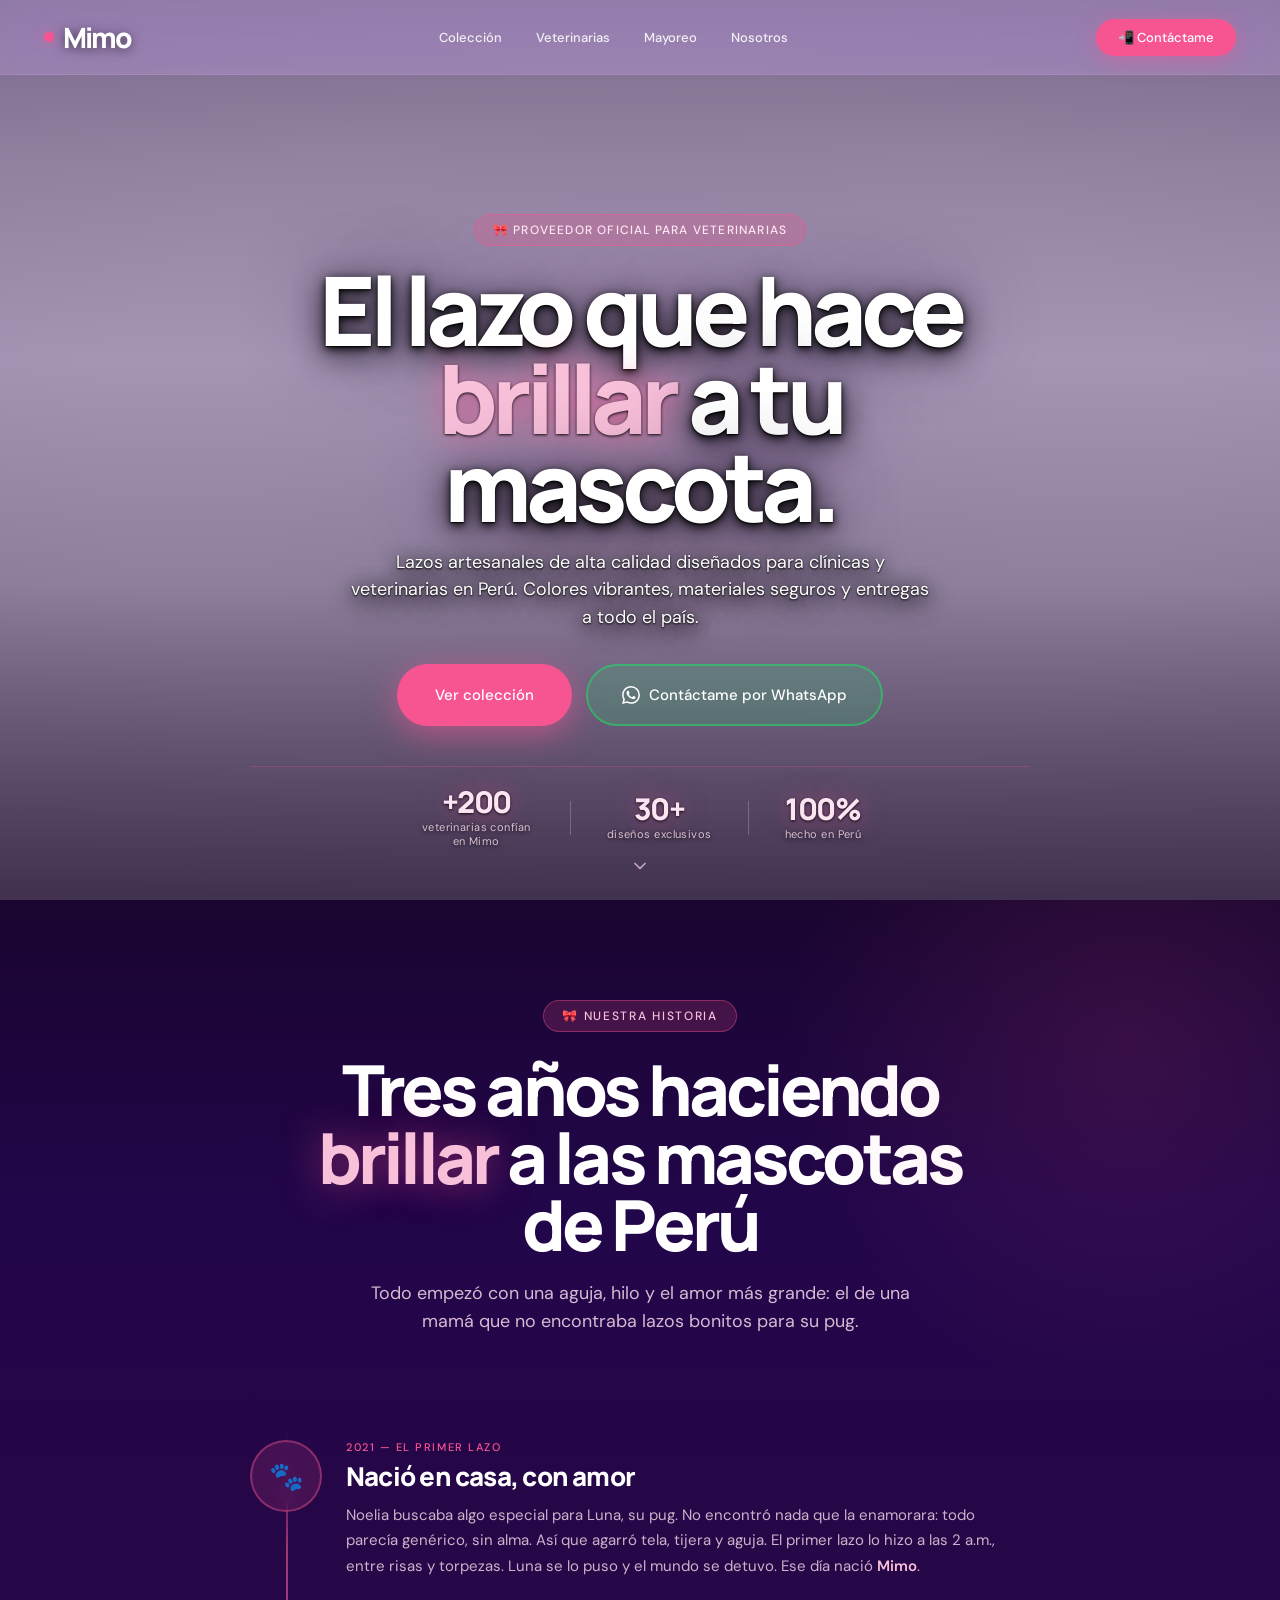
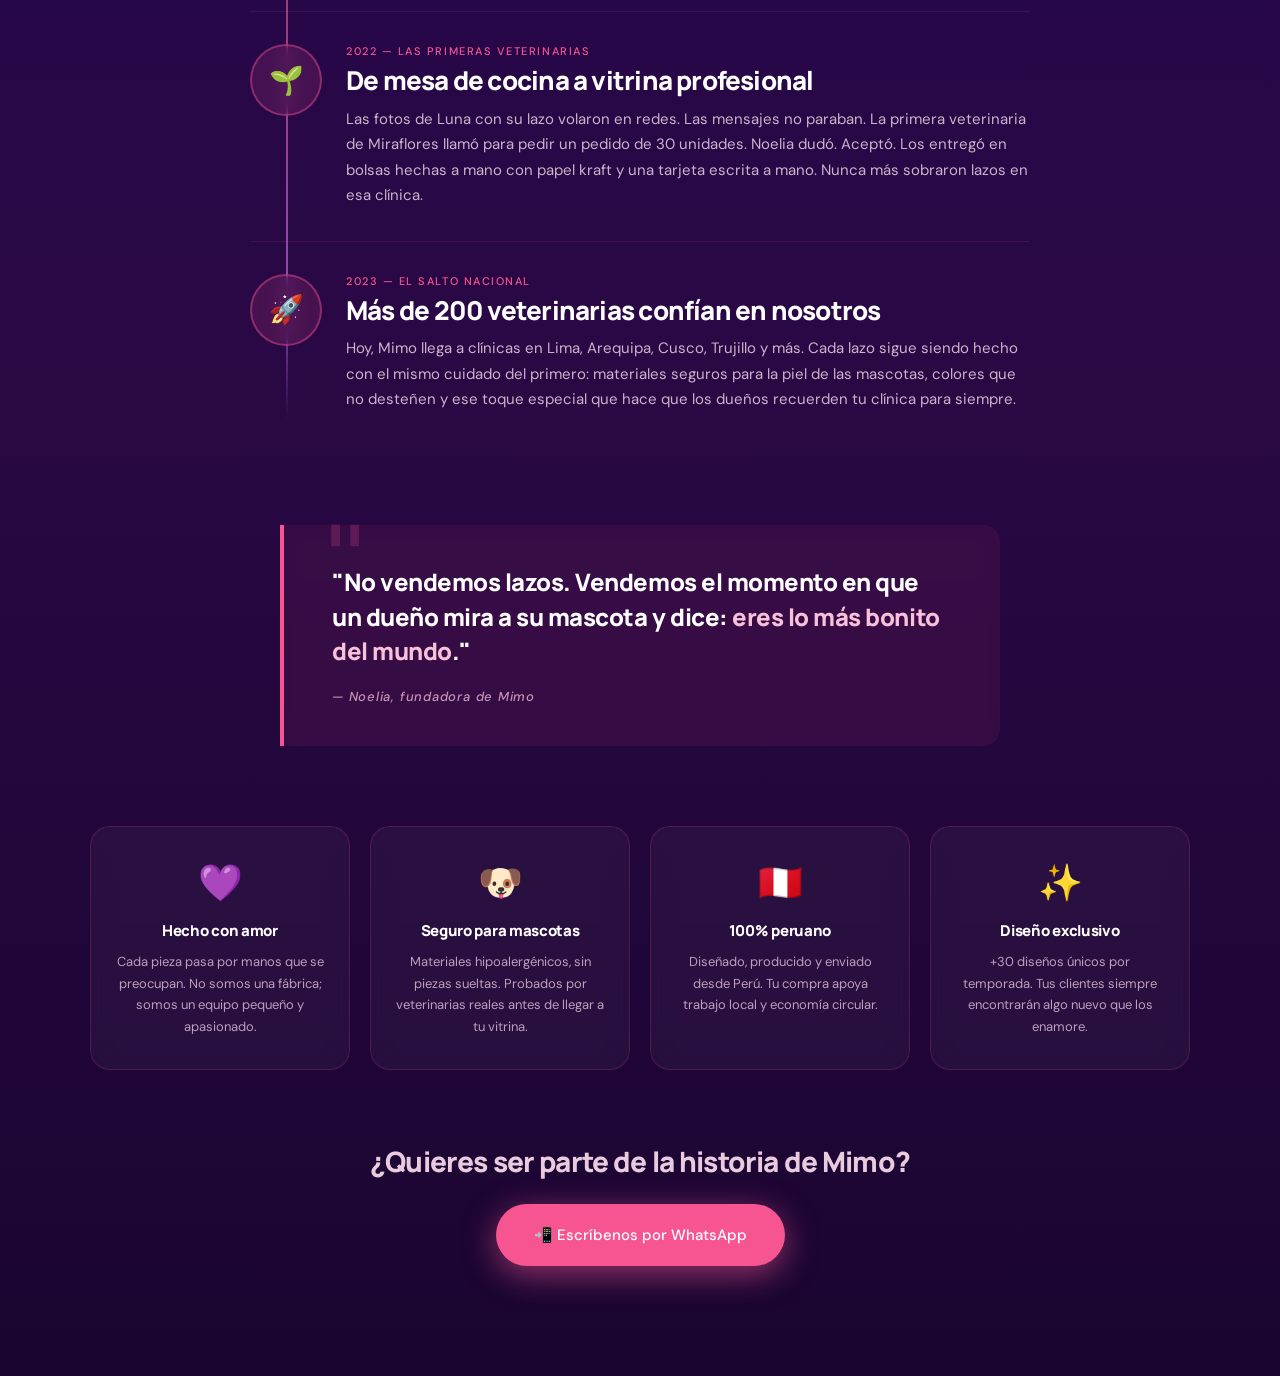
<file: index.html>
<!DOCTYPE html>
<html lang="es" prefix="og: https://ogp.me/ns#">

<head>
  <meta charset="UTF-8" />
  <meta name="viewport" content="width=device-width, initial-scale=1.0" />

  <!-- ══ SEO Primario ══ -->
  <title>Mimo – Lazos Artesanales para Mascotas | Proveedor para Veterinarias en Perú</title>
  <meta name="description"
    content="Mimo fabrica lazos artesanales premium para mascotas, ideales para clínicas y veterinarias en Perú. +200 veterinarias confían en nosotros. 30+ diseños exclusivos. Entrega a todo el país. ¡Contáctanos por WhatsApp!" />
  <meta name="keywords"
    content="lazos para mascotas Perú, accesorios para mascotas veterinarias, lazos artesanales perros, proveedor veterinarias Peru, lazos premium mascotas Lima, accesorios caninos mayoreo, Mimo lazos, lazos para perros Peru" />
  <meta name="author" content="Mimo – Lazos para Mascotas" />
  <meta name="robots" content="index, follow, max-snippet:-1, max-image-preview:large, max-video-preview:-1" />
  <link rel="canonical" href="https://mimomascotas.com/" />

  <!-- ══ Open Graph (Facebook, WhatsApp, LinkedIn) ══ -->
  <meta property="og:type" content="website" />
  <meta property="og:site_name" content="Mimo – Lazos para Mascotas" />
  <meta property="og:url" content="https://mimomascotas.com/" />
  <meta property="og:title" content="Mimo – Lazos Artesanales para Mascotas | Proveedor para Veterinarias en Perú" />
  <meta property="og:description"
    content="Lazos artesanales premium para mascotas. Más de 200 veterinarias en Perú confían en Mimo. 30+ diseños exclusivos, materiales seguros y entrega a todo el país." />
  <meta property="og:image" content="https://mimomascotas.com/og-image.jpg" />
  <meta property="og:image:alt" content="Mimo – Lazos artesanales para mascotas" />
  <meta property="og:image:width" content="1200" />
  <meta property="og:image:height" content="630" />
  <meta property="og:locale" content="es_PE" />

  <!-- ══ Twitter Card ══ -->
  <meta name="twitter:card" content="summary_large_image" />
  <meta name="twitter:title" content="Mimo – Lazos Artesanales para Mascotas | Perú" />
  <meta name="twitter:description"
    content="Lazos premium para mascotas. Proveedores de +200 veterinarias en Perú. 30+ diseños, materiales seguros, entrega nacional." />
  <meta name="twitter:image" content="https://mimomascotas.com/og-image.jpg" />

  <!-- ══ Geo y negocio local ══ -->
  <meta name="geo.region" content="PE" />
  <meta name="geo.placename" content="Lima, Perú" />
  <meta name="ICBM" content="-12.0464, -77.0428" />
  <meta name="language" content="Spanish" />

  <!-- ══ Rendimiento: preconnect fuentes ══ -->
  <link rel="preconnect" href="https://fonts.googleapis.com" />
  <link rel="preconnect" href="https://fonts.gstatic.com" crossorigin />

  <!-- ══ Schema.org JSON-LD – Negocio local + Producto ══ -->
  <script type="application/ld+json">
  {
    "@context": "https://schema.org",
    "@graph": [
      {
        "@type": "LocalBusiness",
        "@id": "https://mimomascotas.com/#business",
        "name": "Mimo – Lazos para Mascotas",
        "description": "Fabricante y proveedor de lazos artesanales premium para mascotas, especializado en veterinarias y clínicas veterinarias en Perú.",
        "url": "https://mimomascotas.com/",
        "telephone": "+51931697778",
        "contactPoint": {
          "@type": "ContactPoint",
          "telephone": "+51931697778",
          "contactType": "sales",
          "contactOption": "TollFree",
          "availableLanguage": "Spanish"
        },
        "address": {
          "@type": "PostalAddress",
          "addressCountry": "PE",
          "addressLocality": "Lima",
          "addressRegion": "Lima"
        },
        "geo": {
          "@type": "GeoCoordinates",
          "latitude": -12.0464,
          "longitude": -77.0428
        },
        "areaServed": {
          "@type": "Country",
          "name": "Perú"
        },
        "foundingDate": "2021",
        "sameAs": [
          "https://wa.me/51931697778"
        ],
        "openingHoursSpecification": {
          "@type": "OpeningHoursSpecification",
          "dayOfWeek": ["Monday","Tuesday","Wednesday","Thursday","Friday","Saturday"],
          "opens": "09:00",
          "closes": "18:00"
        },
        "aggregateRating": {
          "@type": "AggregateRating",
          "ratingValue": "5",
          "reviewCount": "200",
          "bestRating": "5",
          "worstRating": "1"
        }
      },
      {
        "@type": "Product",
        "@id": "https://mimomascotas.com/#product",
        "name": "Lazos Artesanales para Mascotas Mimo",
        "description": "Lazos artesanales de alta calidad para mascotas, diseñados para clínicas y veterinarias en Perú. Materiales hipoalergénicos, colores vibrantes y más de 30 diseños exclusivos.",
        "brand": {
          "@type": "Brand",
          "name": "Mimo"
        },
        "countryOfOrigin": {
          "@type": "Country",
          "name": "Perú"
        },
        "offers": {
          "@type": "Offer",
          "priceCurrency": "PEN",
          "availability": "https://schema.org/InStock",
          "seller": {
            "@type": "Organization",
            "name": "Mimo – Lazos para Mascotas"
          }
        }
      },
      {
        "@type": "WebSite",
        "@id": "https://mimomascotas.com/#website",
        "url": "https://mimomascotas.com/",
        "name": "Mimo – Lazos para Mascotas",
        "description": "Proveedor de lazos artesanales para mascotas en veterinarias de Perú",
        "inLanguage": "es-PE",
        "publisher": {
          "@id": "https://mimomascotas.com/#business"
        }
      }
    ]
  }
  </script>

  <link rel="stylesheet" href="./style.css" />
</head>

<body>

  <!-- ═══ HEADER ═══ -->
  <header class="site-header" id="site-header" role="banner">
    <a href="#" class="brand" aria-label="Mimo – Inicio">
      <span class="brand-dot" aria-hidden="true"></span>
      Mimo
    </a>
    <nav class="site-nav" id="siteNav" aria-label="Navegación principal">
      <a href="#coleccion">Colección</a>
      <a href="#veterinarias">Veterinarias</a>
      <a href="#mayoreo">Mayoreo</a>
      <a href="#nosotros">Nosotros</a>
    </nav>
    <a href="https://wa.me/51931697778?text=Hola%2C%20quiero%20m%C3%A1s%20informaci%C3%B3n%20sobre%20los%20lazos%20Mimo"
      class="nav-cta" target="_blank" rel="noopener noreferrer">📲 Contáctame</a>
    <!-- Botón hamburguesa (solo móvil) -->
    <button class="hamburger" id="hamburgerBtn" aria-label="Abrir menú" aria-expanded="false" aria-controls="mobileMenu"
      type="button">
      <span></span><span></span><span></span>
    </button>
  </header>

  <!-- Menú móvil desplegable -->
  <div class="mobile-menu" id="mobileMenu" aria-hidden="true">
    <a href="#coleccion">Colección</a>
    <a href="#veterinarias">Veterinarias</a>
    <a href="#mayoreo">Mayoreo</a>
    <a href="#nosotros">Nosotros</a>
    <a href="https://wa.me/51931697778?text=Hola%2C%20quiero%20m%C3%A1s%20informaci%C3%B3n%20sobre%20los%20lazos%20Mimo"
      class="mobile-menu-cta" target="_blank" rel="noopener noreferrer">📲 Contáctame por WhatsApp</a>
  </div>

  <!-- ═══ HERO ═══ -->
  <section class="hero" id="hero" aria-label="Hero principal">

    <!-- Video background -->
    <div class="hero-video-bg" id="videoBg" aria-hidden="true">
      <video autoplay muted loop playsinline disablepictureinpicture tabindex="-1" aria-hidden="true">
        <source src="./Pug_puppy_playing_with_ribbons_20261017154510.mp4" type="video/mp4" />
      </video>
    </div>

    <!-- Mouse spotlight -->
    <div class="hero-spotlight" id="spotlight" aria-hidden="true"></div>

    <!-- Gradient backdrop for text legibility -->
    <div class="hero-text-backdrop" aria-hidden="true"></div>
    <!-- Extra contrast overlay -->
    <div class="hero-contrast-overlay" aria-hidden="true"></div>

    <!-- Hero Content -->
    <div class="hero-content">
      <!-- Frosted glass pill around the text -->
      <div class="hero-text-pill">

        <div class="hero-badge reveal reveal-delay-1">🎀 Proveedor oficial para veterinarias</div>

        <h1 class="reveal reveal-delay-2">
          El lazo que hace<br /><em>brillar</em> a tu<br />mascota.
        </h1>

        <p class="hero-sub reveal reveal-delay-3">
          Lazos artesanales de alta calidad diseñados para clínicas y veterinarias en Perú.
          Colores vibrantes, materiales seguros y entregas a todo el país.
        </p>

        <div class="hero-actions reveal reveal-delay-4">
          <a href="#coleccion" class="btn-primary">Ver colección</a>
          <a href="https://wa.me/51931697778?text=Hola%2C%20quiero%20m%C3%A1s%20informaci%C3%B3n%20sobre%20los%20lazos%20Mimo"
            class="btn-secondary whatsapp-btn" target="_blank" rel="noopener noreferrer">
            <svg xmlns="http://www.w3.org/2000/svg" width="18" height="18" viewBox="0 0 24 24" fill="currentColor"
              aria-hidden="true" style="flex-shrink:0">
              <path
                d="M17.472 14.382c-.297-.149-1.758-.867-2.03-.967-.273-.099-.471-.148-.67.15-.197.297-.767.966-.94 1.164-.173.199-.347.223-.644.075-.297-.15-1.255-.463-2.39-1.475-.883-.788-1.48-1.761-1.653-2.059-.173-.297-.018-.458.13-.606.134-.133.298-.347.446-.52.149-.174.198-.298.298-.497.099-.198.05-.371-.025-.52-.075-.149-.669-1.612-.916-2.207-.242-.579-.487-.5-.669-.51-.173-.008-.371-.01-.57-.01-.198 0-.52.074-.792.372-.272.297-1.04 1.016-1.04 2.479 0 1.462 1.065 2.875 1.213 3.074.149.198 2.096 3.2 5.077 4.487.709.306 1.262.489 1.694.625.712.227 1.36.195 1.871.118.571-.085 1.758-.719 2.006-1.413.248-.694.248-1.289.173-1.413-.074-.124-.272-.198-.57-.347m-5.421 7.403h-.004a9.87 9.87 0 01-5.031-1.378l-.361-.214-3.741.982.998-3.648-.235-.374a9.86 9.86 0 01-1.51-5.26c.001-5.45 4.436-9.884 9.888-9.884 2.64 0 5.122 1.03 6.988 2.898a9.825 9.825 0 012.893 6.994c-.003 5.45-4.437 9.884-9.885 9.884m8.413-18.297A11.815 11.815 0 0012.05 0C5.495 0 .16 5.335.157 11.892c0 2.096.547 4.142 1.588 5.945L.057 24l6.305-1.654a11.882 11.882 0 005.683 1.448h.005c6.554 0 11.89-5.335 11.893-11.893a11.821 11.821 0 00-3.48-8.413z" />
            </svg>
            Contáctame por WhatsApp
          </a>
        </div>

        <div class="hero-stats reveal reveal-delay-5">
          <div class="stat">
            <span class="stat-num">+200</span>
            <span class="stat-label">veterinarias confían en Mimo</span>
          </div>
          <div class="stat-divider" aria-hidden="true"></div>
          <div class="stat">
            <span class="stat-num">30+</span>
            <span class="stat-label">diseños exclusivos</span>
          </div>
          <div class="stat-divider" aria-hidden="true"></div>
          <div class="stat">
            <span class="stat-num">100%</span>
            <span class="stat-label">hecho en Perú</span>
          </div>
        </div>

      </div><!-- /hero-text-pill -->
    </div>

    <!-- Scroll indicator -->
    <button class="scroll-indicator" id="scrollBtn" aria-label="Desplazarse hacia abajo" type="button">
      <svg width="20" height="20" viewBox="0 0 24 24" fill="none" stroke="currentColor" stroke-width="2"
        stroke-linecap="round" stroke-linejoin="round" aria-hidden="true">
        <polyline points="6 9 12 15 18 9" />
      </svg>
    </button>

  </section>

  <!-- ═══ NOSOTROS ═══ -->
  <section class="about" id="nosotros" aria-label="Nuestra historia">

    <!-- Encabezado -->
    <div class="about-header">
      <span class="about-eyebrow">🎀 Nuestra historia</span>
      <h2 class="about-title">Tres años haciendo<br /><em>brillar</em> a las mascotas de Perú</h2>
      <p class="about-lead">Todo empezó con una aguja, hilo y el amor más grande: el de una mamá que no encontraba lazos
        bonitos para su pug.</p>
    </div>

    <!-- Timeline de hitos -->
    <div class="about-timeline">

      <article class="tl-item" data-year="2021">
        <div class="tl-icon">🐾</div>
        <div class="tl-body">
          <span class="tl-year">2021 — El primer lazo</span>
          <h3>Nació en casa, con amor</h3>
          <p>Noelia buscaba algo especial para Luna, su pug. No encontró nada que la enamorara: todo parecía genérico,
            sin alma. Así que agarró tela, tijera y aguja. El primer lazo lo hizo a las 2 a.m., entre risas y torpezas.
            Luna se lo puso y el mundo se detuvo. Ese día nació <strong>Mimo</strong>.</p>
        </div>
      </article>

      <article class="tl-item" data-year="2022">
        <div class="tl-icon">🌱</div>
        <div class="tl-body">
          <span class="tl-year">2022 — Las primeras veterinarias</span>
          <h3>De mesa de cocina a vitrina profesional</h3>
          <p>Las fotos de Luna con su lazo volaron en redes. Las mensajes no paraban. La primera veterinaria de
            Miraflores llamó para pedir un pedido de 30 unidades. Noelia dudó. Aceptó. Los entregó en bolsas hechas a
            mano con papel kraft y una tarjeta escrita a mano. Nunca más sobraron lazos en esa clínica.</p>
        </div>
      </article>

      <article class="tl-item" data-year="2023">
        <div class="tl-icon">🚀</div>
        <div class="tl-body">
          <span class="tl-year">2023 — El salto nacional</span>
          <h3>Más de 200 veterinarias confían en nosotros</h3>
          <p>Hoy, Mimo llega a clínicas en Lima, Arequipa, Cusco, Trujillo y más. Cada lazo sigue siendo hecho con el
            mismo cuidado del primero: materiales seguros para la piel de las mascotas, colores que no desteñen y ese
            toque especial que hace que los dueños recuerden tu clínica para siempre.</p>
        </div>
      </article>

    </div>

    <!-- Cita destacada -->
    <blockquote class="about-quote">
      <p>"No vendemos lazos. Vendemos el momento en que un dueño mira a su mascota y dice: <em>eres lo más bonito del
          mundo</em>."</p>
      <cite>— Noelia, fundadora de Mimo</cite>
    </blockquote>

    <!-- Pilares de valor -->
    <div class="about-pillars">
      <div class="pillar">
        <span class="pillar-icon">💜</span>
        <h4>Hecho con amor</h4>
        <p>Cada pieza pasa por manos que se preocupan. No somos una fábrica; somos un equipo pequeño y apasionado.</p>
      </div>
      <div class="pillar">
        <span class="pillar-icon">🐶</span>
        <h4>Seguro para mascotas</h4>
        <p>Materiales hipoalergénicos, sin piezas sueltas. Probados por veterinarias reales antes de llegar a tu
          vitrina.</p>
      </div>
      <div class="pillar">
        <span class="pillar-icon">🇵🇪</span>
        <h4>100% peruano</h4>
        <p>Diseñado, producido y enviado desde Perú. Tu compra apoya trabajo local y economía circular.</p>
      </div>
      <div class="pillar">
        <span class="pillar-icon">✨</span>
        <h4>Diseño exclusivo</h4>
        <p>+30 diseños únicos por temporada. Tus clientes siempre encontrarán algo nuevo que los enamore.</p>
      </div>
    </div>

    <!-- CTA final -->
    <div class="about-cta">
      <p>¿Quieres ser parte de la historia de Mimo?</p>
      <a href="https://wa.me/51931697778?text=Hola%2C%20quiero%20m%C3%A1s%20informaci%C3%B3n%20sobre%20los%20lazos%20Mimo"
        class="btn-primary" target="_blank" rel="noopener noreferrer">
        📲 Escríbenos por WhatsApp
      </a>
    </div>

  </section>

  <!-- ═══ Scripts ═══ -->
  <script>
    /* ── Menú hamburguesa ── */
    const hamburgerBtn = document.getElementById('hamburgerBtn');
    const mobileMenu = document.getElementById('mobileMenu');

    function toggleMenu(open) {
      hamburgerBtn.classList.toggle('open', open);
      mobileMenu.classList.toggle('open', open);
      hamburgerBtn.setAttribute('aria-expanded', String(open));
      mobileMenu.setAttribute('aria-hidden', String(!open));
    }

    hamburgerBtn.addEventListener('click', () => {
      const isOpen = mobileMenu.classList.contains('open');
      toggleMenu(!isOpen);
    });

    /* Cerrar al hacer clic en un enlace del menú */
    mobileMenu.querySelectorAll('a').forEach(a => {
      a.addEventListener('click', () => toggleMenu(false));
    });

    /* Cerrar al hacer clic fuera */
    document.addEventListener('click', (e) => {
      if (!hamburgerBtn.contains(e.target) && !mobileMenu.contains(e.target)) {
        toggleMenu(false);
      }
    });

    /* ── Scroll-reveal ── */
    const revealEls = document.querySelectorAll('.reveal');
    const revealObs = new IntersectionObserver((entries) => {
      entries.forEach(e => { if (e.isIntersecting) { e.target.classList.add('visible'); revealObs.unobserve(e.target); } });
    }, { threshold: 0.15 });
    revealEls.forEach(el => revealObs.observe(el));

    /* ── Header cambia al hacer scroll ── */
    const header = document.getElementById('site-header');
    window.addEventListener('scroll', () => {
      header.classList.toggle('scrolled', window.scrollY > 60);
    }, { passive: true });

    /* ── Scroll indicator oculto al bajar ── */
    const scrollBtn = document.getElementById('scrollBtn');
    window.addEventListener('scroll', () => {
      scrollBtn.style.opacity = window.scrollY > 80 ? '0' : '1';
    }, { passive: true });
    scrollBtn.addEventListener('click', () => {
      window.scrollBy({ top: window.innerHeight * 0.9, behavior: 'smooth' });
    });

    /* ── Mouse spotlight ── */
    const hero = document.getElementById('hero');
    const spotlight = document.getElementById('spotlight');
    hero.addEventListener('mousemove', (e) => {
      const r = hero.getBoundingClientRect();
      const x = ((e.clientX - r.left) / r.width * 100).toFixed(1) + '%';
      const y = ((e.clientY - r.top) / r.height * 100).toFixed(1) + '%';
      spotlight.style.setProperty('--mx', x);
      spotlight.style.setProperty('--my', y);
    });
    hero.addEventListener('mouseleave', () => {
      spotlight.style.setProperty('--mx', '50%');
      spotlight.style.setProperty('--my', '50%');
    });

    /* ── Mouse parallax en el video (sutil) ── */
    const videoBg = document.getElementById('videoBg');
    const video = videoBg.querySelector('video');
    let tX = 0, tY = 0, cX = 0, cY = 0;
    hero.addEventListener('mousemove', (e) => {
      const r = hero.getBoundingClientRect();
      tX = ((e.clientX - r.left) / r.width - 0.5) * -12; // ±6px
      tY = ((e.clientY - r.top) / r.height - 0.5) * -8;
    });
    hero.addEventListener('mouseleave', () => { tX = 0; tY = 0; });
    (function animateParallax() {
      cX += (tX - cX) * 0.06;
      cY += (tY - cY) * 0.06;
      video.style.transform = `scale(1.06) translate(${cX}px, ${cY}px)`;
      requestAnimationFrame(animateParallax);
    })();

    /* ── Scroll parallax en el video ── */
    window.addEventListener('scroll', () => {
      const sy = window.scrollY;
      video.style.transform = `scale(1.06) translate(${cX}px, ${cY + sy * 0.18}px)`;
    }, { passive: true });

    /* ── Video: pausar fuera del viewport y respetar reduced-motion ── */
    const mq = matchMedia('(prefers-reduced-motion: reduce)');
    const applyMotion = () => { if (mq.matches) video.pause(); else video.play().catch(() => { }); };
    applyMotion();
    mq.addEventListener('change', applyMotion);

    const videoObs = new IntersectionObserver(([e]) => {
      if (e.isIntersecting) video.play().catch(() => { }); else video.pause();
    }, { threshold: 0.01 });
    videoObs.observe(hero);
  </script>

</body>

</html>
</file>
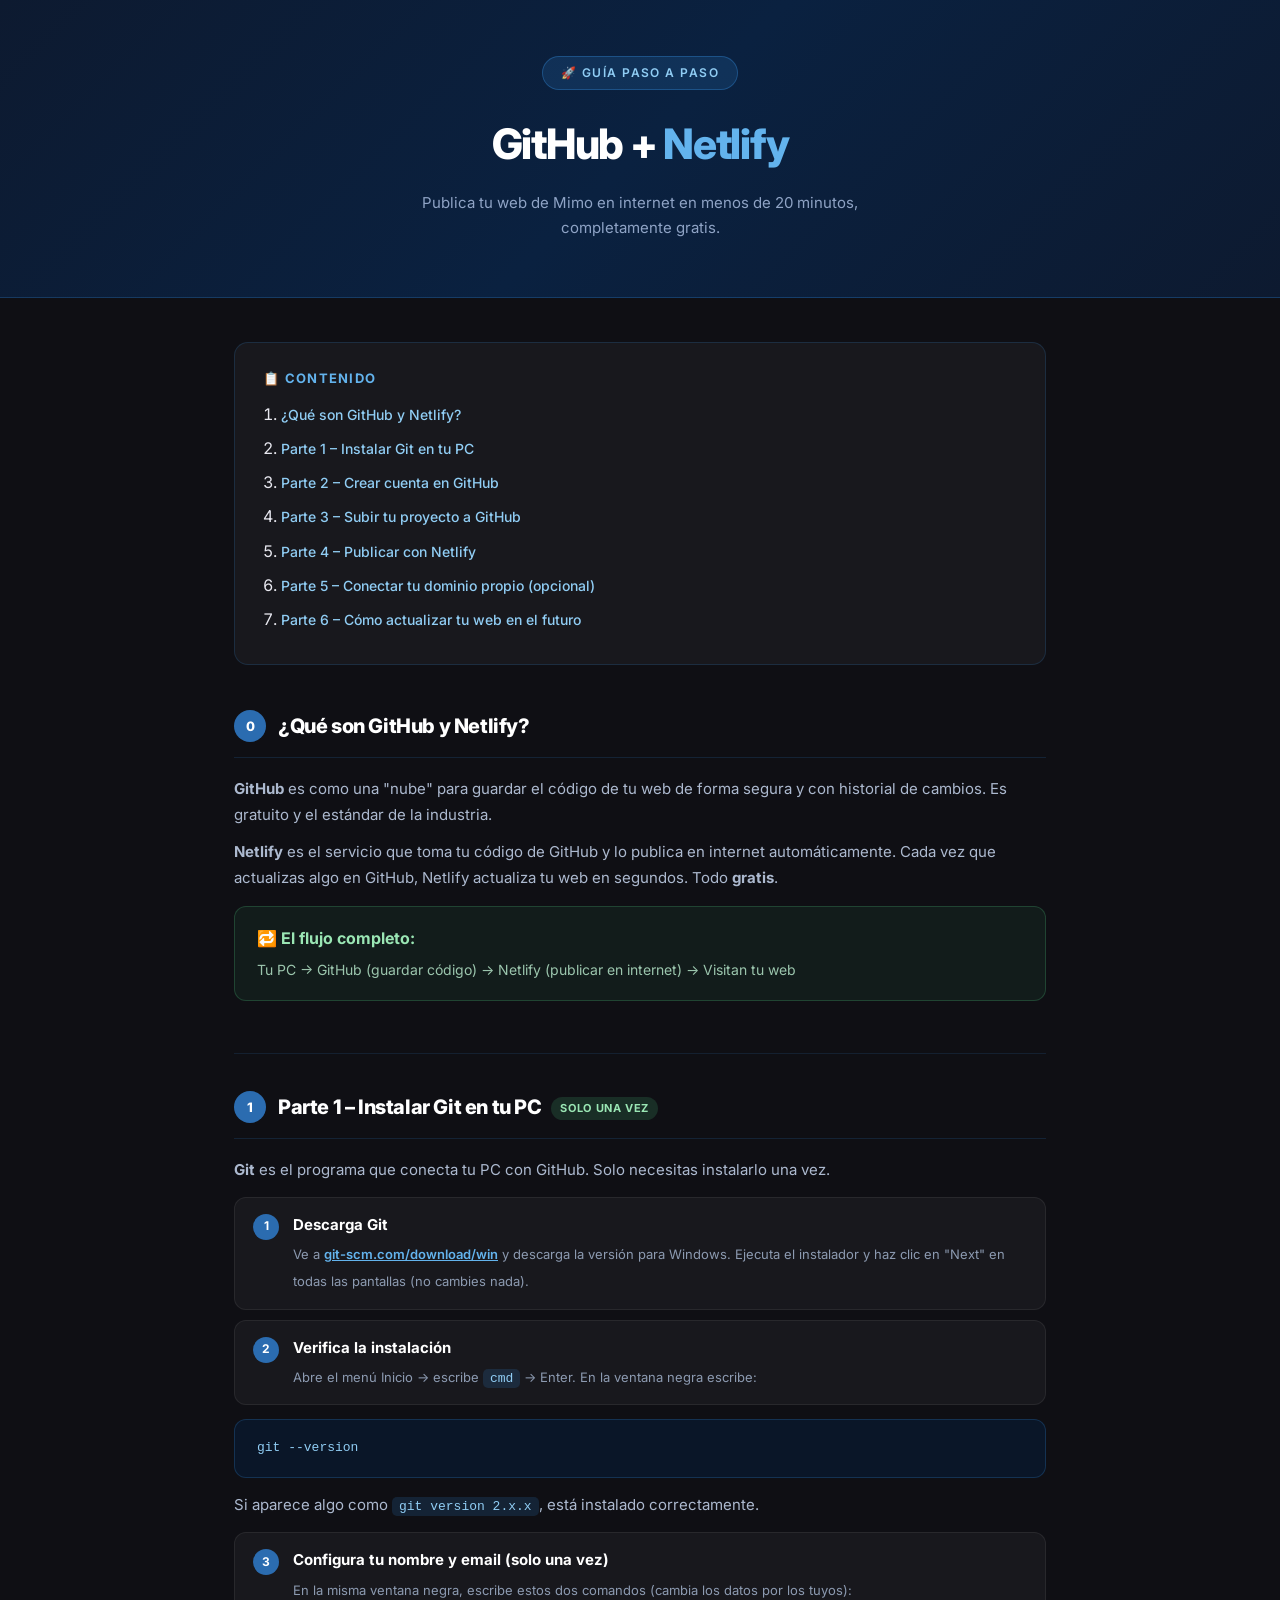
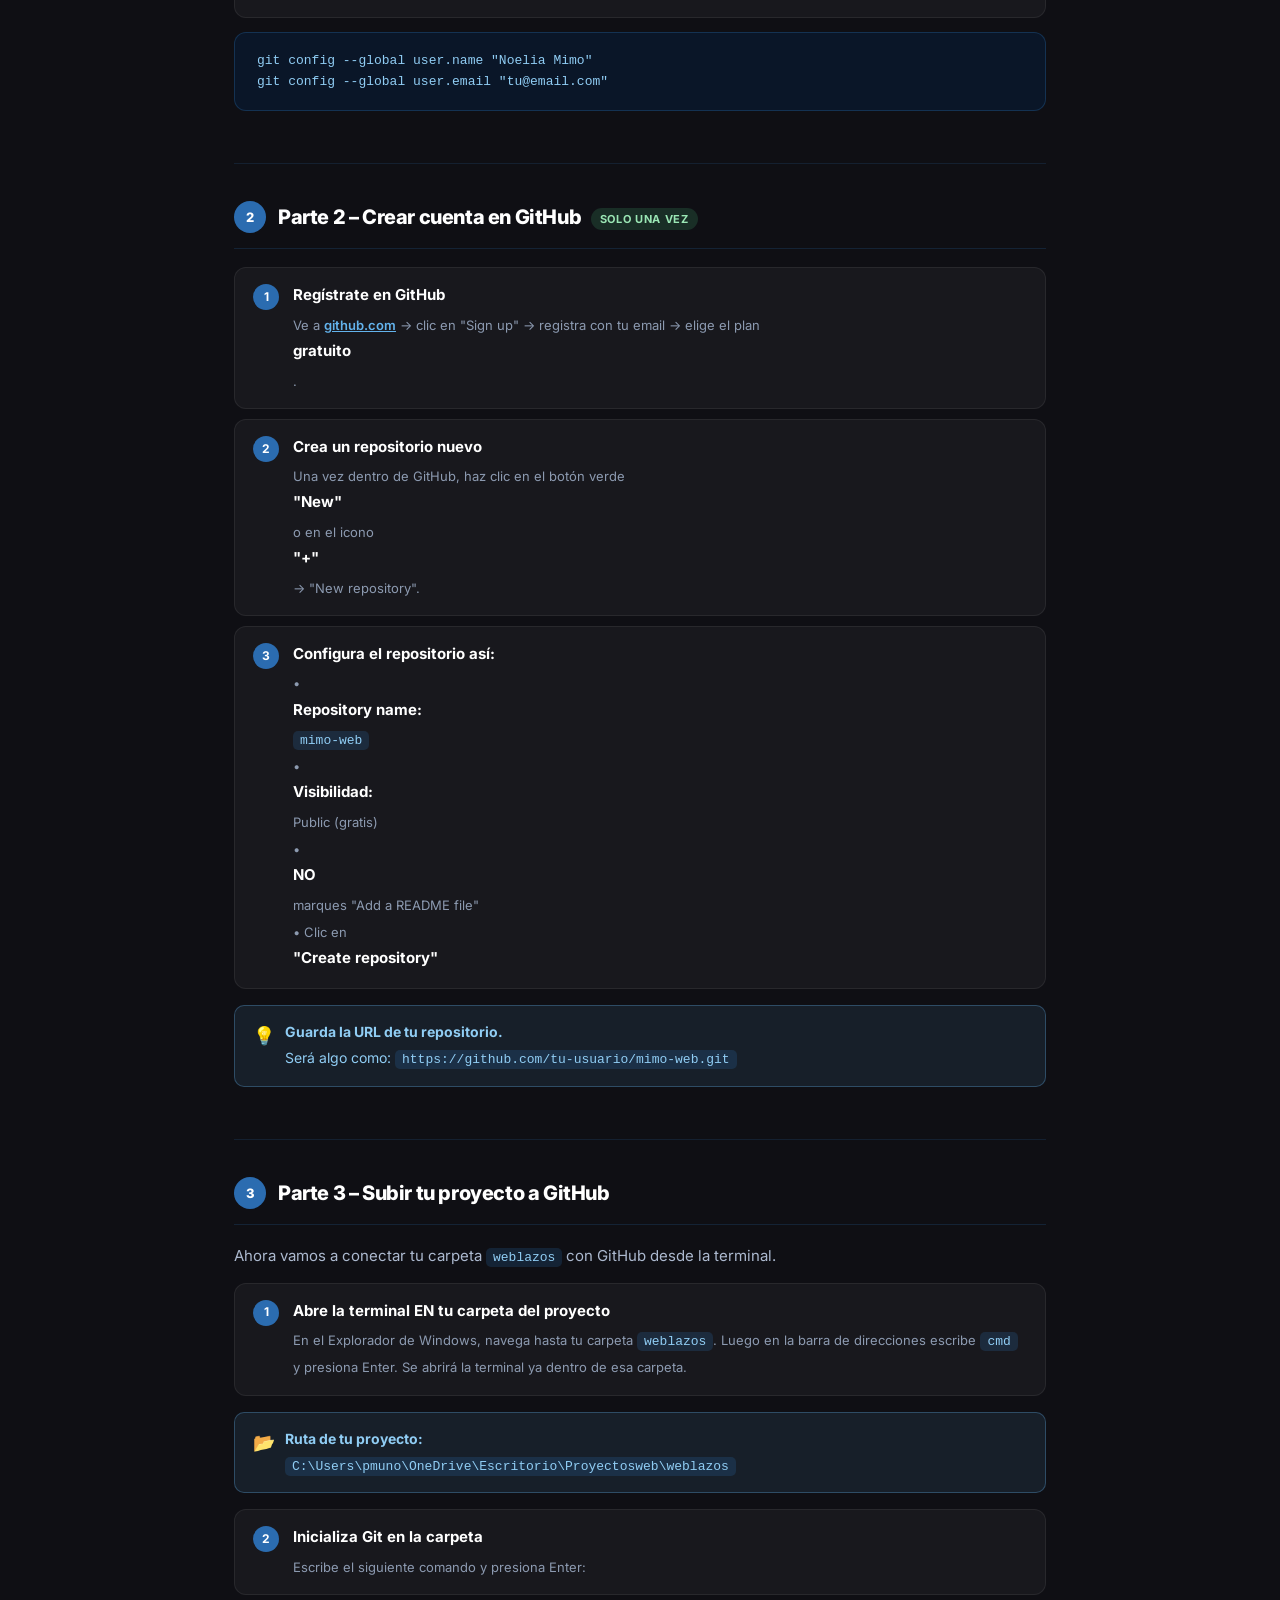
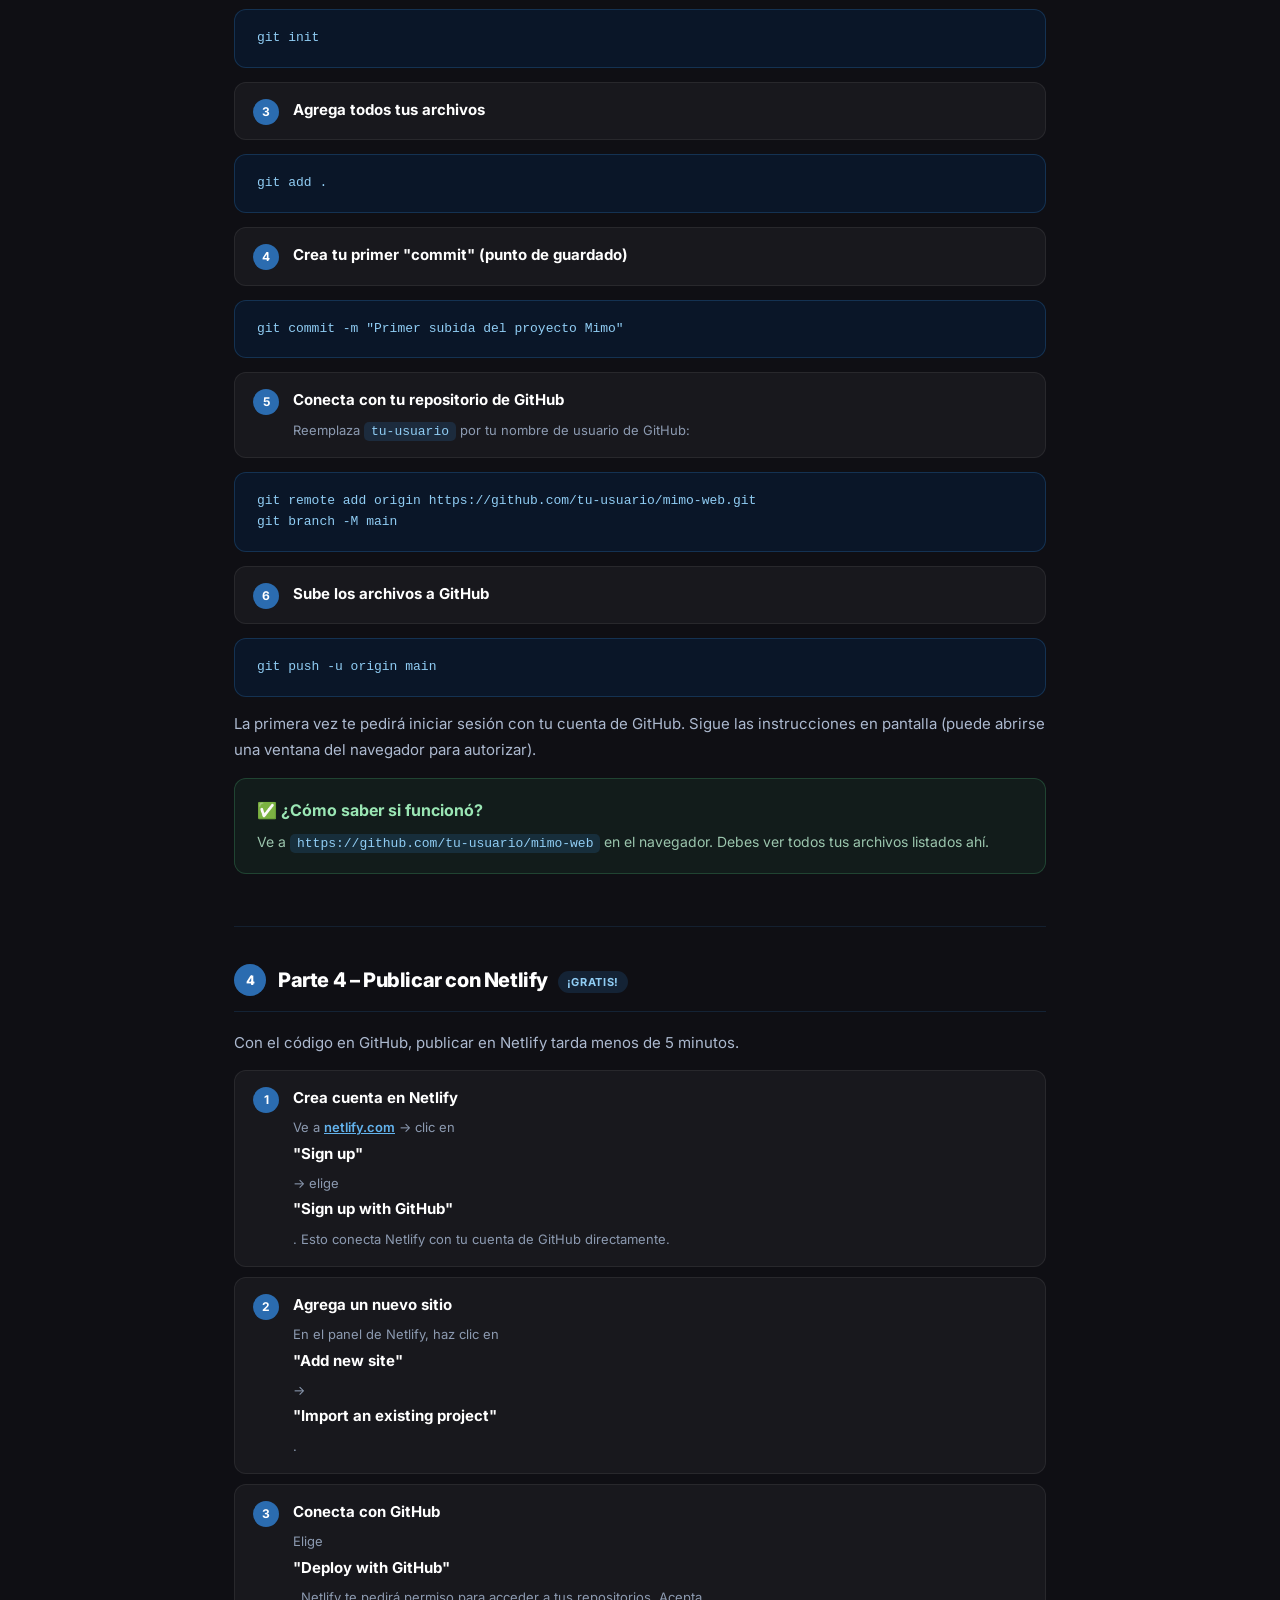
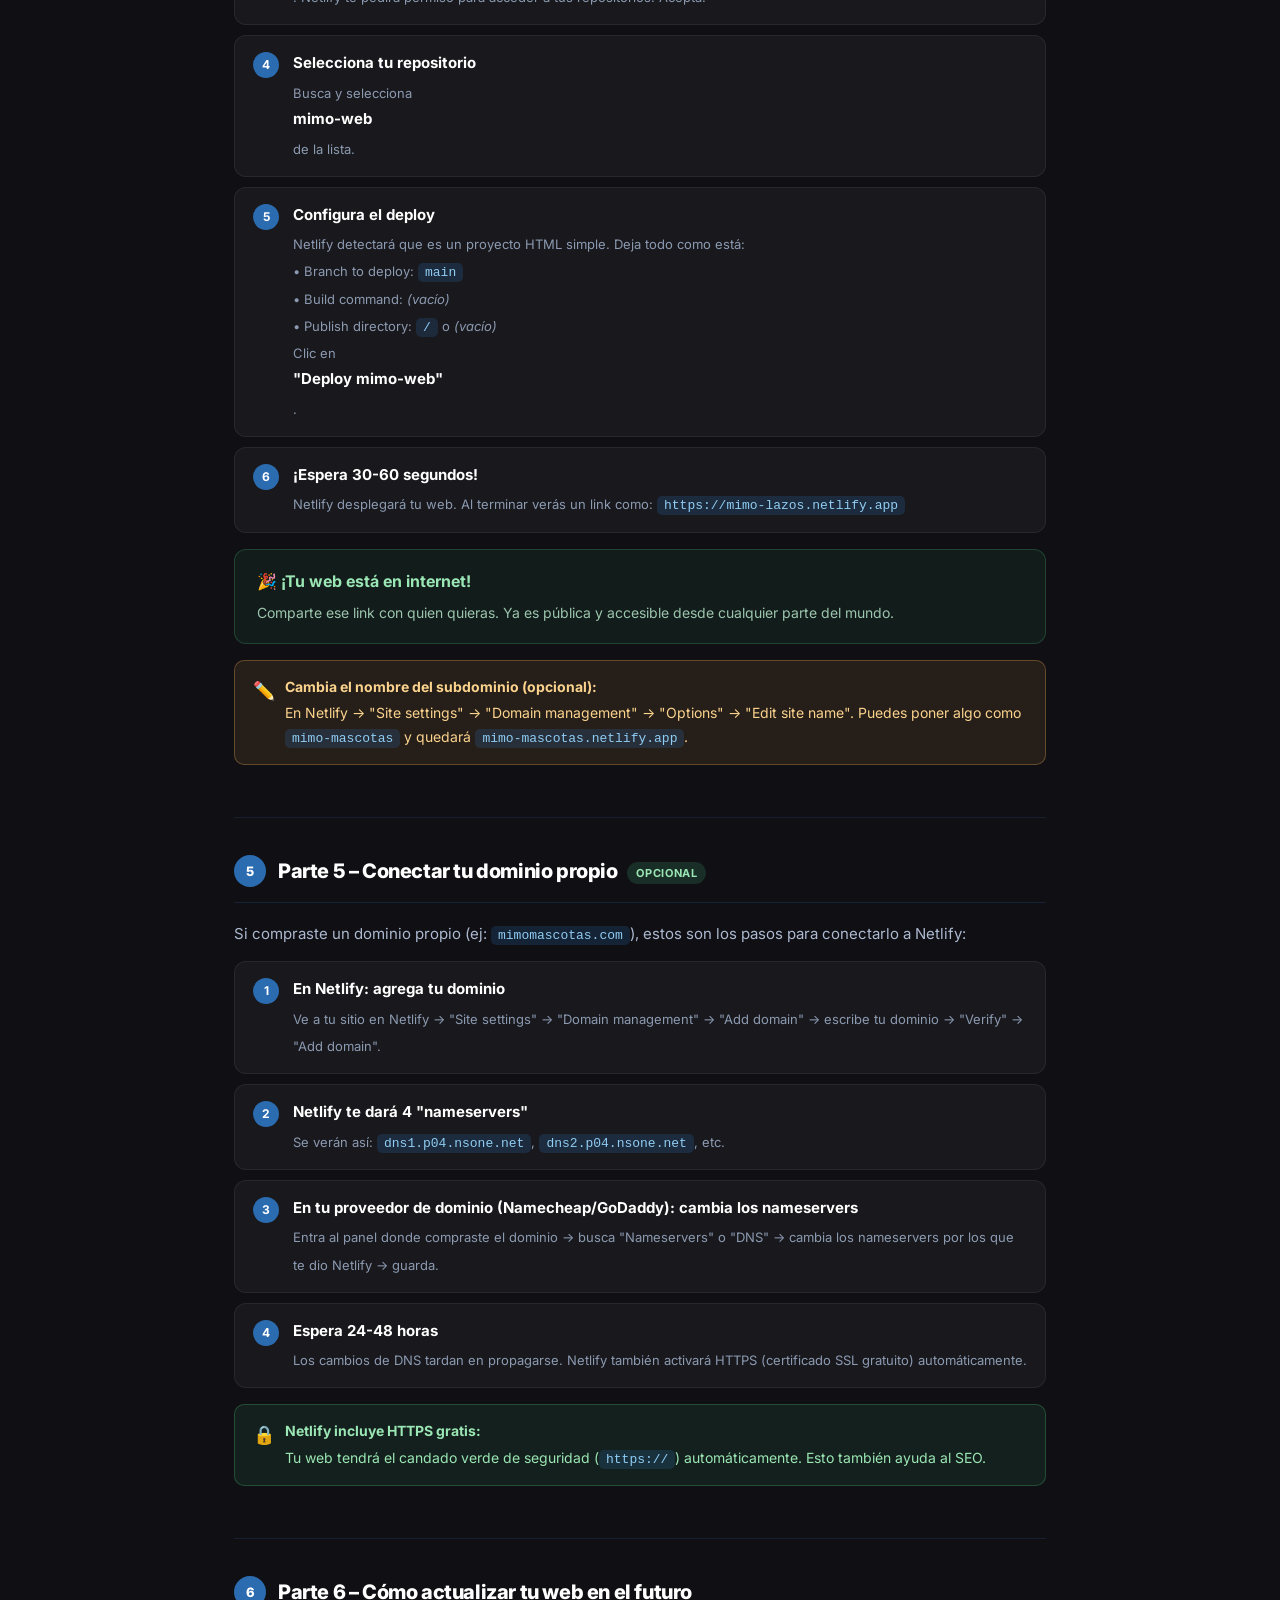
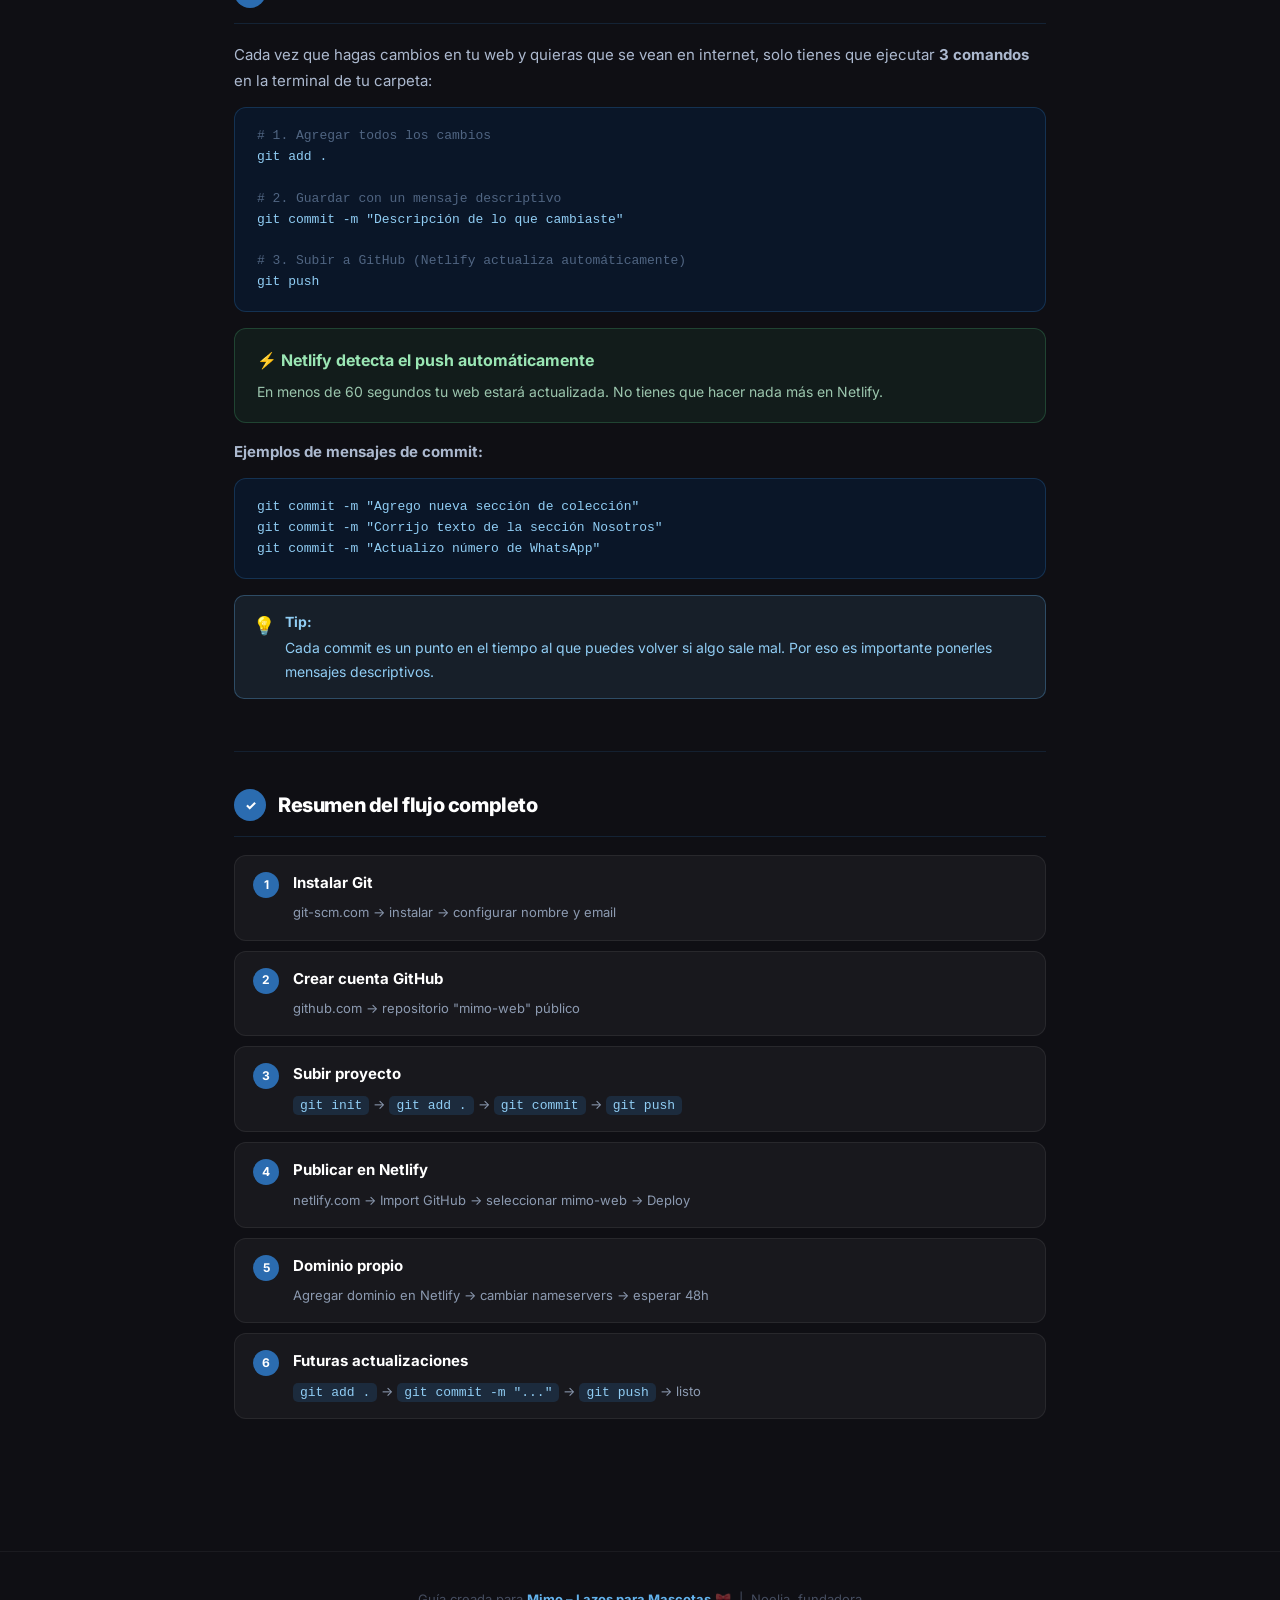
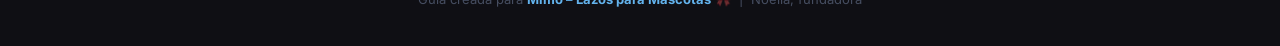
<file: GUIA-GITHUB-NETLIFY.html>
<!DOCTYPE html>
<html lang="es">

<head>
    <meta charset="UTF-8" />
    <meta name="viewport" content="width=device-width, initial-scale=1.0" />
    <title>Guía: GitHub + Netlify – Mimo</title>
    <style>
        @import url('https://fonts.googleapis.com/css2?family=Inter:wght@400;500;600;700;800&display=swap');

        *,
        *::before,
        *::after {
            box-sizing: border-box;
            margin: 0;
            padding: 0;
        }

        body {
            font-family: 'Inter', sans-serif;
            background: #0f0f14;
            color: #e8e8f0;
            line-height: 1.7;
        }

        .hero {
            background: linear-gradient(135deg, #0d1a30 0%, #0a2140 50%, #0d1a30 100%);
            border-bottom: 1px solid rgba(49, 130, 206, .3);
            padding: 56px 40px;
            text-align: center;
        }

        .hero-badge {
            display: inline-block;
            background: rgba(49, 130, 206, .18);
            border: 1px solid rgba(49, 130, 206, .4);
            color: #90cdf4;
            font-size: 12px;
            font-weight: 600;
            letter-spacing: .12em;
            text-transform: uppercase;
            padding: 6px 18px;
            border-radius: 30px;
            margin-bottom: 18px;
        }

        .hero h1 {
            font-size: clamp(26px, 3.5vw, 42px);
            font-weight: 800;
            color: #fff;
            letter-spacing: -.03em;
            margin-bottom: 10px;
        }

        .hero h1 span {
            color: #63b3ed;
        }

        .hero p {
            color: rgba(200, 220, 255, .7);
            font-size: 15px;
            max-width: 520px;
            margin: 0 auto;
        }

        .container {
            max-width: 860px;
            margin: 0 auto;
            padding: 44px 24px 80px;
        }

        /* Índice */
        .toc {
            background: rgba(255, 255, 255, .04);
            border: 1px solid rgba(49, 130, 206, .2);
            border-radius: 14px;
            padding: 24px 28px;
            margin-bottom: 44px;
        }

        .toc h2 {
            font-size: 13px;
            font-weight: 700;
            color: #63b3ed;
            letter-spacing: .1em;
            text-transform: uppercase;
            margin-bottom: 12px;
        }

        .toc ol {
            padding-left: 18px;
        }

        .toc li {
            margin-bottom: 7px;
        }

        .toc a {
            color: #90cdf4;
            text-decoration: none;
            font-size: 14px;
            font-weight: 500;
            transition: color .2s;
        }

        .toc a:hover {
            color: #fff;
        }

        /* Secciones */
        .section {
            margin-bottom: 52px;
        }

        .section-header {
            display: flex;
            align-items: center;
            gap: 12px;
            margin-bottom: 18px;
            padding-bottom: 14px;
            border-bottom: 1px solid rgba(49, 130, 206, .18);
        }

        .section-num {
            width: 32px;
            height: 32px;
            background: #2b6cb0;
            border-radius: 50%;
            display: flex;
            align-items: center;
            justify-content: center;
            font-weight: 800;
            font-size: 13px;
            color: #fff;
            flex-shrink: 0;
        }

        .section h2 {
            font-size: 20px;
            font-weight: 800;
            color: #fff;
            letter-spacing: -.02em;
        }

        .section p {
            color: rgba(200, 215, 240, .85);
            margin-bottom: 12px;
            font-size: 15px;
        }

        .section ul,
        .section ol {
            padding-left: 20px;
            color: rgba(200, 215, 240, .85);
            font-size: 15px;
        }

        .section li {
            margin-bottom: 8px;
        }

        /* Steps visuales */
        .steps {
            display: flex;
            flex-direction: column;
            gap: 10px;
            margin: 14px 0;
        }

        .step {
            display: flex;
            gap: 14px;
            background: rgba(255, 255, 255, .04);
            border: 1px solid rgba(255, 255, 255, .07);
            border-radius: 12px;
            padding: 14px 18px;
            align-items: flex-start;
        }

        .step-num {
            min-width: 26px;
            height: 26px;
            background: #2b6cb0;
            border-radius: 50%;
            display: flex;
            align-items: center;
            justify-content: center;
            font-weight: 700;
            font-size: 12px;
            color: #fff;
            flex-shrink: 0;
            margin-top: 2px;
        }

        .step-text strong {
            color: #fff;
            font-size: 15px;
            display: block;
            margin-bottom: 3px;
        }

        .step-text span {
            font-size: 13px;
            color: rgba(190, 210, 240, .7);
        }

        /* Alertas */
        .alert {
            border-radius: 10px;
            padding: 14px 18px;
            margin: 16px 0;
            font-size: 14px;
            display: flex;
            gap: 10px;
            align-items: flex-start;
        }

        .alert-icon {
            font-size: 18px;
            flex-shrink: 0;
            margin-top: 1px;
        }

        .alert-text strong {
            display: block;
            margin-bottom: 3px;
            font-size: 14px;
        }

        .alert-info {
            background: rgba(99, 179, 237, .10);
            border: 1px solid rgba(99, 179, 237, .30);
        }

        .alert-warn {
            background: rgba(246, 173, 85, .10);
            border: 1px solid rgba(246, 173, 85, .30);
        }

        .alert-good {
            background: rgba(72, 187, 120, .10);
            border: 1px solid rgba(72, 187, 120, .30);
        }

        .alert-info .alert-text {
            color: #90cdf4;
        }

        .alert-warn .alert-text {
            color: #fbd38d;
        }

        .alert-good .alert-text {
            color: #9ae6b4;
        }

        code {
            background: rgba(49, 130, 206, .18);
            color: #90cdf4;
            font-size: 13px;
            padding: 2px 7px;
            border-radius: 5px;
            font-family: 'Courier New', monospace;
        }

        pre {
            background: #0a1628;
            border: 1px solid rgba(49, 130, 206, .25);
            border-radius: 12px;
            padding: 18px 22px;
            overflow-x: auto;
            margin: 14px 0;
            font-family: 'Courier New', monospace;
            font-size: 13px;
            color: #90cdf4;
            line-height: 1.6;
        }

        pre .comment {
            color: rgba(150, 180, 220, .5);
        }

        a.ext {
            color: #63b3ed;
            font-weight: 600;
        }

        a.ext:hover {
            text-decoration: underline;
        }

        hr {
            border: none;
            border-top: 1px solid rgba(49, 130, 206, .15);
            margin: 36px 0;
        }

        .tag {
            display: inline-block;
            background: rgba(72, 187, 120, .18);
            color: #9ae6b4;
            font-size: 11px;
            font-weight: 700;
            padding: 2px 9px;
            border-radius: 20px;
            letter-spacing: .06em;
            text-transform: uppercase;
            margin-left: 6px;
            vertical-align: middle;
        }

        .tag-blue {
            background: rgba(49, 130, 206, .18);
            color: #90cdf4;
        }

        .result-box {
            background: rgba(72, 187, 120, .08);
            border: 1px solid rgba(72, 187, 120, .25);
            border-radius: 12px;
            padding: 18px 22px;
            margin: 16px 0;
        }

        .result-box strong {
            color: #9ae6b4;
            display: block;
            margin-bottom: 6px;
        }

        .result-box p {
            color: rgba(190, 240, 210, .8);
            font-size: 14px;
            margin: 0;
        }

        footer {
            text-align: center;
            padding: 36px 20px;
            color: rgba(150, 170, 210, .4);
            font-size: 13px;
            border-top: 1px solid rgba(255, 255, 255, .05);
        }

        footer strong {
            color: #63b3ed;
        }
    </style>
</head>

<body>

    <div class="hero">
        <div class="hero-badge">🚀 Guía paso a paso</div>
        <h1>GitHub + <span>Netlify</span></h1>
        <p>Publica tu web de Mimo en internet en menos de 20 minutos, completamente gratis.</p>
    </div>

    <div class="container">

        <!-- ÍNDICE -->
        <div class="toc">
            <h2>📋 Contenido</h2>
            <ol>
                <li><a href="#que-son">¿Qué son GitHub y Netlify?</a></li>
                <li><a href="#instalar-git">Parte 1 – Instalar Git en tu PC</a></li>
                <li><a href="#cuenta-github">Parte 2 – Crear cuenta en GitHub</a></li>
                <li><a href="#subir-github">Parte 3 – Subir tu proyecto a GitHub</a></li>
                <li><a href="#netlify">Parte 4 – Publicar con Netlify</a></li>
                <li><a href="#dominio">Parte 5 – Conectar tu dominio propio (opcional)</a></li>
                <li><a href="#actualizar">Parte 6 – Cómo actualizar tu web en el futuro</a></li>
            </ol>
        </div>

        <!-- QUÉ SON -->
        <div class="section" id="que-son">
            <div class="section-header">
                <div class="section-num">0</div>
                <h2>¿Qué son GitHub y Netlify?</h2>
            </div>
            <p><strong>GitHub</strong> es como una "nube" para guardar el código de tu web de forma segura y con
                historial de cambios. Es gratuito y el estándar de la industria.</p>
            <p><strong>Netlify</strong> es el servicio que toma tu código de GitHub y lo publica en internet
                automáticamente. Cada vez que actualizas algo en GitHub, Netlify actualiza tu web en segundos. Todo
                <strong>gratis</strong>.</p>
            <div class="result-box">
                <strong>🔁 El flujo completo:</strong>
                <p>Tu PC → GitHub (guardar código) → Netlify (publicar en internet) → Visitan tu web</p>
            </div>
        </div>

        <hr />

        <!-- PARTE 1: GIT -->
        <div class="section" id="instalar-git">
            <div class="section-header">
                <div class="section-num">1</div>
                <h2>Parte 1 – Instalar Git en tu PC <span class="tag">Solo una vez</span></h2>
            </div>
            <p><strong>Git</strong> es el programa que conecta tu PC con GitHub. Solo necesitas instalarlo una vez.</p>
            <div class="steps">
                <div class="step">
                    <div class="step-num">1</div>
                    <div class="step-text">
                        <strong>Descarga Git</strong>
                        <span>Ve a <a class="ext" href="https://git-scm.com/download/win"
                                target="_blank">git-scm.com/download/win</a> y descarga la versión para Windows. Ejecuta
                            el instalador y haz clic en "Next" en todas las pantallas (no cambies nada).</span>
                    </div>
                </div>
                <div class="step">
                    <div class="step-num">2</div>
                    <div class="step-text">
                        <strong>Verifica la instalación</strong>
                        <span>Abre el menú Inicio → escribe <code>cmd</code> → Enter. En la ventana negra
                            escribe:</span>
                    </div>
                </div>
            </div>
            <pre>git --version</pre>
            <p>Si aparece algo como <code>git version 2.x.x</code>, está instalado correctamente.</p>
            <div class="steps">
                <div class="step">
                    <div class="step-num">3</div>
                    <div class="step-text">
                        <strong>Configura tu nombre y email (solo una vez)</strong>
                        <span>En la misma ventana negra, escribe estos dos comandos (cambia los datos por los
                            tuyos):</span>
                    </div>
                </div>
            </div>
            <pre>git config --global user.name "Noelia Mimo"
git config --global user.email "tu@email.com"</pre>
        </div>

        <hr />

        <!-- PARTE 2: CUENTA GITHUB -->
        <div class="section" id="cuenta-github">
            <div class="section-header">
                <div class="section-num">2</div>
                <h2>Parte 2 – Crear cuenta en GitHub <span class="tag">Solo una vez</span></h2>
            </div>
            <div class="steps">
                <div class="step">
                    <div class="step-num">1</div>
                    <div class="step-text">
                        <strong>Regístrate en GitHub</strong>
                        <span>Ve a <a class="ext" href="https://github.com" target="_blank">github.com</a> → clic en
                            "Sign up" → registra con tu email → elige el plan <strong>gratuito</strong>.</span>
                    </div>
                </div>
                <div class="step">
                    <div class="step-num">2</div>
                    <div class="step-text">
                        <strong>Crea un repositorio nuevo</strong>
                        <span>Una vez dentro de GitHub, haz clic en el botón verde <strong>"New"</strong> o en el icono
                            <strong>"+"</strong> → "New repository".</span>
                    </div>
                </div>
                <div class="step">
                    <div class="step-num">3</div>
                    <div class="step-text">
                        <strong>Configura el repositorio así:</strong>
                        <span>
                            • <strong>Repository name:</strong> <code>mimo-web</code><br />
                            • <strong>Visibilidad:</strong> Public (gratis)<br />
                            • <strong>NO</strong> marques "Add a README file"<br />
                            • Clic en <strong>"Create repository"</strong>
                        </span>
                    </div>
                </div>
            </div>
            <div class="alert alert-info">
                <div class="alert-icon">💡</div>
                <div class="alert-text">
                    <strong>Guarda la URL de tu repositorio.</strong>
                    Será algo como: <code>https://github.com/tu-usuario/mimo-web.git</code>
                </div>
            </div>
        </div>

        <hr />

        <!-- PARTE 3: SUBIR A GITHUB -->
        <div class="section" id="subir-github">
            <div class="section-header">
                <div class="section-num">3</div>
                <h2>Parte 3 – Subir tu proyecto a GitHub</h2>
            </div>
            <p>Ahora vamos a conectar tu carpeta <code>weblazos</code> con GitHub desde la terminal.</p>
            <div class="steps">
                <div class="step">
                    <div class="step-num">1</div>
                    <div class="step-text">
                        <strong>Abre la terminal EN tu carpeta del proyecto</strong>
                        <span>En el Explorador de Windows, navega hasta tu carpeta <code>weblazos</code>. Luego en la
                            barra de direcciones escribe <code>cmd</code> y presiona Enter. Se abrirá la terminal ya
                            dentro de esa carpeta.</span>
                    </div>
                </div>
            </div>
            <div class="alert alert-info">
                <div class="alert-icon">📂</div>
                <div class="alert-text">
                    <strong>Ruta de tu proyecto:</strong>
                    <code>C:\Users\pmuno\OneDrive\Escritorio\Proyectosweb\weblazos</code>
                </div>
            </div>
            <div class="steps">
                <div class="step">
                    <div class="step-num">2</div>
                    <div class="step-text">
                        <strong>Inicializa Git en la carpeta</strong>
                        <span>Escribe el siguiente comando y presiona Enter:</span>
                    </div>
                </div>
            </div>
            <pre>git init</pre>
            <div class="steps">
                <div class="step">
                    <div class="step-num">3</div>
                    <div class="step-text">
                        <strong>Agrega todos tus archivos</strong>
                    </div>
                </div>
            </div>
            <pre>git add .</pre>
            <div class="steps">
                <div class="step">
                    <div class="step-num">4</div>
                    <div class="step-text">
                        <strong>Crea tu primer "commit" (punto de guardado)</strong>
                    </div>
                </div>
            </div>
            <pre>git commit -m "Primer subida del proyecto Mimo"</pre>
            <div class="steps">
                <div class="step">
                    <div class="step-num">5</div>
                    <div class="step-text">
                        <strong>Conecta con tu repositorio de GitHub</strong>
                        <span>Reemplaza <code>tu-usuario</code> por tu nombre de usuario de GitHub:</span>
                    </div>
                </div>
            </div>
            <pre>git remote add origin https://github.com/tu-usuario/mimo-web.git
git branch -M main</pre>
            <div class="steps">
                <div class="step">
                    <div class="step-num">6</div>
                    <div class="step-text">
                        <strong>Sube los archivos a GitHub</strong>
                    </div>
                </div>
            </div>
            <pre>git push -u origin main</pre>
            <p>La primera vez te pedirá iniciar sesión con tu cuenta de GitHub. Sigue las instrucciones en pantalla
                (puede abrirse una ventana del navegador para autorizar).</p>
            <div class="result-box">
                <strong>✅ ¿Cómo saber si funcionó?</strong>
                <p>Ve a <code>https://github.com/tu-usuario/mimo-web</code> en el navegador. Debes ver todos tus
                    archivos listados ahí.</p>
            </div>
        </div>

        <hr />

        <!-- PARTE 4: NETLIFY -->
        <div class="section" id="netlify">
            <div class="section-header">
                <div class="section-num">4</div>
                <h2>Parte 4 – Publicar con Netlify <span class="tag-blue tag">¡Gratis!</span></h2>
            </div>
            <p>Con el código en GitHub, publicar en Netlify tarda menos de 5 minutos.</p>
            <div class="steps">
                <div class="step">
                    <div class="step-num">1</div>
                    <div class="step-text">
                        <strong>Crea cuenta en Netlify</strong>
                        <span>Ve a <a class="ext" href="https://netlify.com" target="_blank">netlify.com</a> → clic en
                            <strong>"Sign up"</strong> → elige <strong>"Sign up with GitHub"</strong>. Esto conecta
                            Netlify con tu cuenta de GitHub directamente.</span>
                    </div>
                </div>
                <div class="step">
                    <div class="step-num">2</div>
                    <div class="step-text">
                        <strong>Agrega un nuevo sitio</strong>
                        <span>En el panel de Netlify, haz clic en <strong>"Add new site"</strong> → <strong>"Import an
                                existing project"</strong>.</span>
                    </div>
                </div>
                <div class="step">
                    <div class="step-num">3</div>
                    <div class="step-text">
                        <strong>Conecta con GitHub</strong>
                        <span>Elige <strong>"Deploy with GitHub"</strong>. Netlify te pedirá permiso para acceder a tus
                            repositorios. Acepta.</span>
                    </div>
                </div>
                <div class="step">
                    <div class="step-num">4</div>
                    <div class="step-text">
                        <strong>Selecciona tu repositorio</strong>
                        <span>Busca y selecciona <strong>mimo-web</strong> de la lista.</span>
                    </div>
                </div>
                <div class="step">
                    <div class="step-num">5</div>
                    <div class="step-text">
                        <strong>Configura el deploy</strong>
                        <span>Netlify detectará que es un proyecto HTML simple. Deja todo como está:<br />
                            • Branch to deploy: <code>main</code><br />
                            • Build command: <em>(vacío)</em><br />
                            • Publish directory: <code>/</code> o <em>(vacío)</em><br />
                            Clic en <strong>"Deploy mimo-web"</strong>.
                        </span>
                    </div>
                </div>
                <div class="step">
                    <div class="step-num">6</div>
                    <div class="step-text">
                        <strong>¡Espera 30-60 segundos!</strong>
                        <span>Netlify desplegará tu web. Al terminar verás un link como:
                            <code>https://mimo-lazos.netlify.app</code></span>
                    </div>
                </div>
            </div>
            <div class="result-box">
                <strong>🎉 ¡Tu web está en internet!</strong>
                <p>Comparte ese link con quien quieras. Ya es pública y accesible desde cualquier parte del mundo.</p>
            </div>

            <div class="alert alert-warn">
                <div class="alert-icon">✏️</div>
                <div class="alert-text">
                    <strong>Cambia el nombre del subdominio (opcional):</strong>
                    En Netlify → "Site settings" → "Domain management" → "Options" → "Edit site name". Puedes poner algo
                    como <code>mimo-mascotas</code> y quedará <code>mimo-mascotas.netlify.app</code>.
                </div>
            </div>
        </div>

        <hr />

        <!-- PARTE 5: DOMINIO -->
        <div class="section" id="dominio">
            <div class="section-header">
                <div class="section-num">5</div>
                <h2>Parte 5 – Conectar tu dominio propio <span class="tag">Opcional</span></h2>
            </div>
            <p>Si compraste un dominio propio (ej: <code>mimomascotas.com</code>), estos son los pasos para conectarlo a
                Netlify:</p>
            <div class="steps">
                <div class="step">
                    <div class="step-num">1</div>
                    <div class="step-text">
                        <strong>En Netlify: agrega tu dominio</strong>
                        <span>Ve a tu sitio en Netlify → "Site settings" → "Domain management" → "Add domain" → escribe
                            tu dominio → "Verify" → "Add domain".</span>
                    </div>
                </div>
                <div class="step">
                    <div class="step-num">2</div>
                    <div class="step-text">
                        <strong>Netlify te dará 4 "nameservers"</strong>
                        <span>Se verán así: <code>dns1.p04.nsone.net</code>, <code>dns2.p04.nsone.net</code>,
                            etc.</span>
                    </div>
                </div>
                <div class="step">
                    <div class="step-num">3</div>
                    <div class="step-text">
                        <strong>En tu proveedor de dominio (Namecheap/GoDaddy): cambia los nameservers</strong>
                        <span>Entra al panel donde compraste el dominio → busca "Nameservers" o "DNS" → cambia los
                            nameservers por los que te dio Netlify → guarda.</span>
                    </div>
                </div>
                <div class="step">
                    <div class="step-num">4</div>
                    <div class="step-text">
                        <strong>Espera 24-48 horas</strong>
                        <span>Los cambios de DNS tardan en propagarse. Netlify también activará HTTPS (certificado SSL
                            gratuito) automáticamente.</span>
                    </div>
                </div>
            </div>
            <div class="alert alert-good">
                <div class="alert-icon">🔒</div>
                <div class="alert-text">
                    <strong>Netlify incluye HTTPS gratis:</strong>
                    Tu web tendrá el candado verde de seguridad (<code>https://</code>) automáticamente. Esto también
                    ayuda al SEO.
                </div>
            </div>
        </div>

        <hr />

        <!-- PARTE 6: ACTUALIZAR -->
        <div class="section" id="actualizar">
            <div class="section-header">
                <div class="section-num">6</div>
                <h2>Parte 6 – Cómo actualizar tu web en el futuro</h2>
            </div>
            <p>Cada vez que hagas cambios en tu web y quieras que se vean en internet, solo tienes que ejecutar
                <strong>3 comandos</strong> en la terminal de tu carpeta:</p>
            <pre><span class="comment"># 1. Agregar todos los cambios</span>
git add .

<span class="comment"># 2. Guardar con un mensaje descriptivo</span>
git commit -m "Descripción de lo que cambiaste"

<span class="comment"># 3. Subir a GitHub (Netlify actualiza automáticamente)</span>
git push</pre>
            <div class="result-box">
                <strong>⚡ Netlify detecta el push automáticamente</strong>
                <p>En menos de 60 segundos tu web estará actualizada. No tienes que hacer nada más en Netlify.</p>
            </div>
            <p><strong>Ejemplos de mensajes de commit:</strong></p>
            <pre>git commit -m "Agrego nueva sección de colección"
git commit -m "Corrijo texto de la sección Nosotros"
git commit -m "Actualizo número de WhatsApp"</pre>
            <div class="alert alert-info">
                <div class="alert-icon">💡</div>
                <div class="alert-text">
                    <strong>Tip:</strong>
                    Cada commit es un punto en el tiempo al que puedes volver si algo sale mal. Por eso es importante
                    ponerles mensajes descriptivos.
                </div>
            </div>
        </div>

        <hr />

        <!-- RESUMEN FINAL -->
        <div class="section">
            <div class="section-header">
                <div class="section-num">✓</div>
                <h2>Resumen del flujo completo</h2>
            </div>
            <div class="steps">
                <div class="step">
                    <div class="step-num">1</div>
                    <div class="step-text"><strong>Instalar Git</strong><span>git-scm.com → instalar → configurar nombre
                            y email</span></div>
                </div>
                <div class="step">
                    <div class="step-num">2</div>
                    <div class="step-text"><strong>Crear cuenta GitHub</strong><span>github.com → repositorio "mimo-web"
                            público</span></div>
                </div>
                <div class="step">
                    <div class="step-num">3</div>
                    <div class="step-text"><strong>Subir proyecto</strong><span><code>git init</code> →
                            <code>git add .</code> → <code>git commit</code> → <code>git push</code></span></div>
                </div>
                <div class="step">
                    <div class="step-num">4</div>
                    <div class="step-text"><strong>Publicar en Netlify</strong><span>netlify.com → Import GitHub →
                            seleccionar mimo-web → Deploy</span></div>
                </div>
                <div class="step">
                    <div class="step-num">5</div>
                    <div class="step-text"><strong>Dominio propio</strong><span>Agregar dominio en Netlify → cambiar
                            nameservers → esperar 48h</span></div>
                </div>
                <div class="step">
                    <div class="step-num">6</div>
                    <div class="step-text"><strong>Futuras actualizaciones</strong><span><code>git add .</code> →
                            <code>git commit -m "..."</code> → <code>git push</code> → listo</span></div>
                </div>
            </div>
        </div>

    </div>

    <footer>
        Guía creada para <strong>Mimo – Lazos para Mascotas</strong> 🎀 &nbsp;|&nbsp; Noelia, fundadora
    </footer>

</body>

</html>
</file>
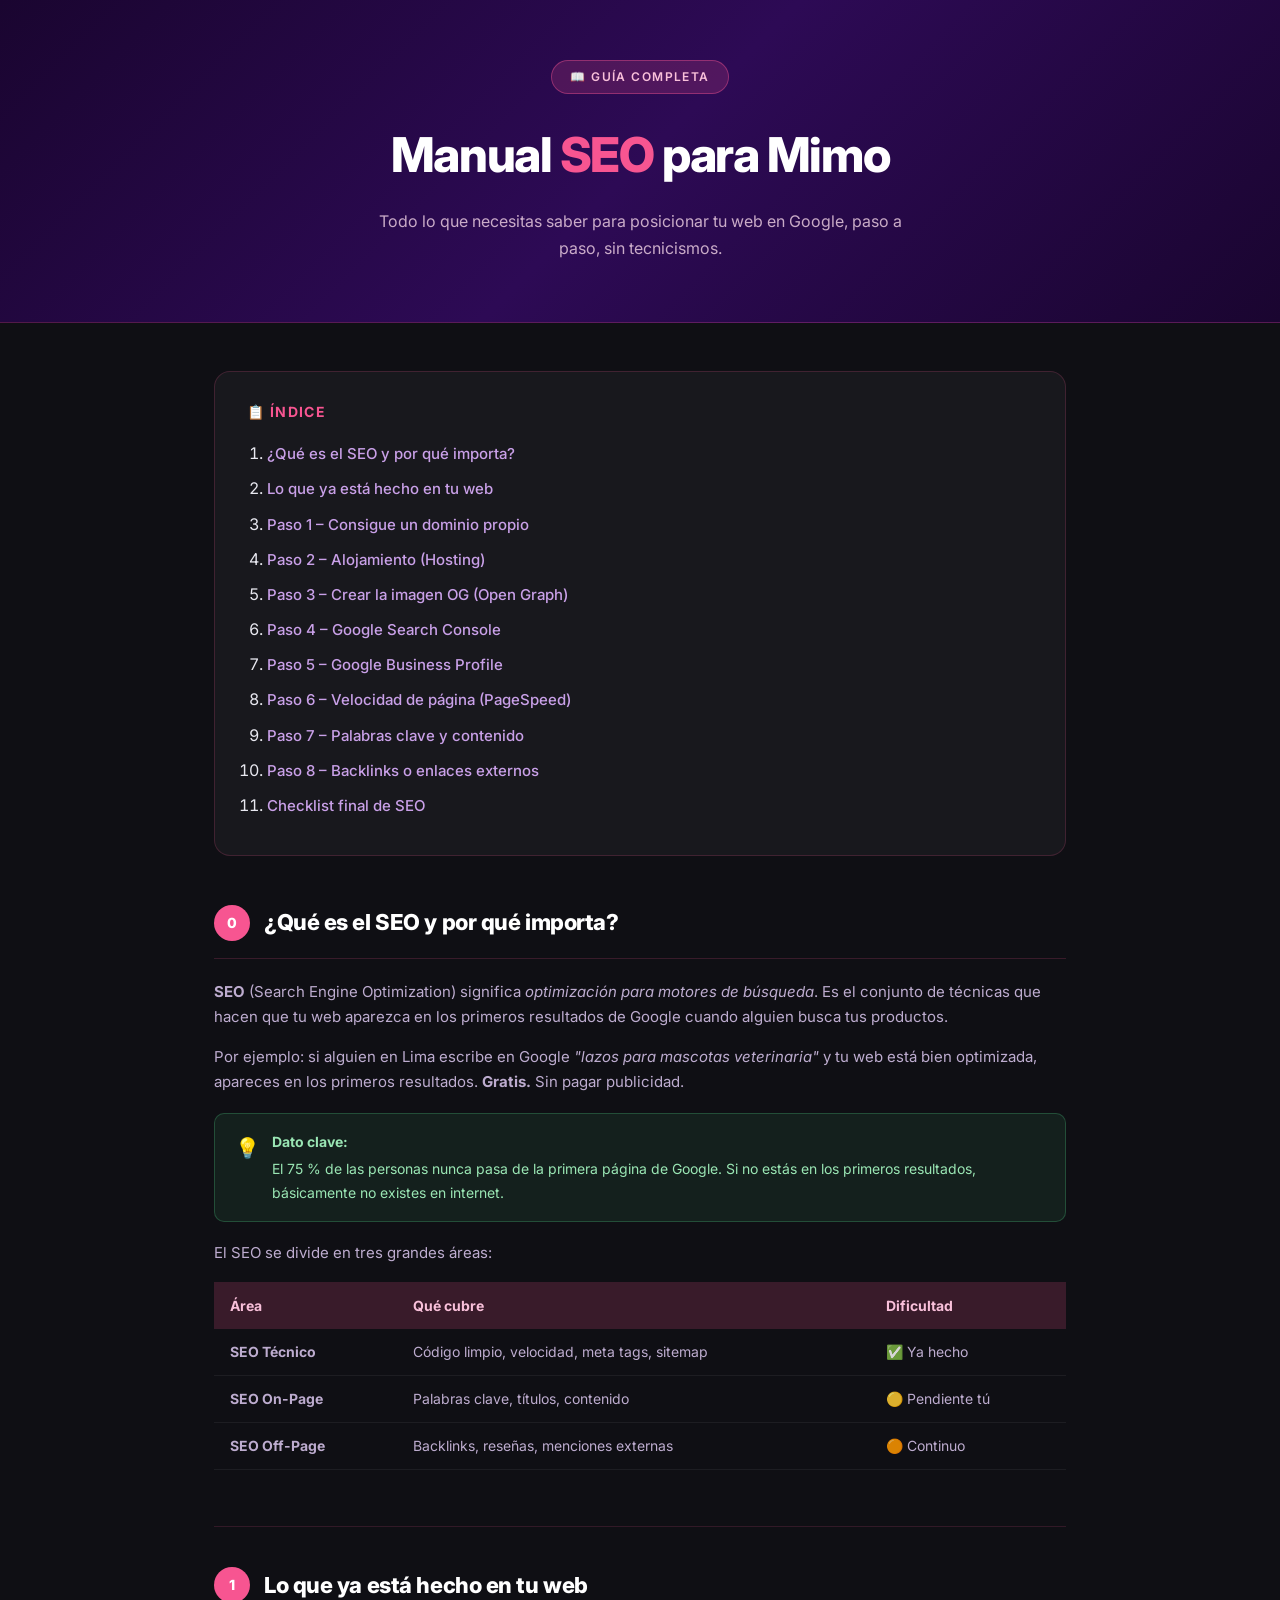
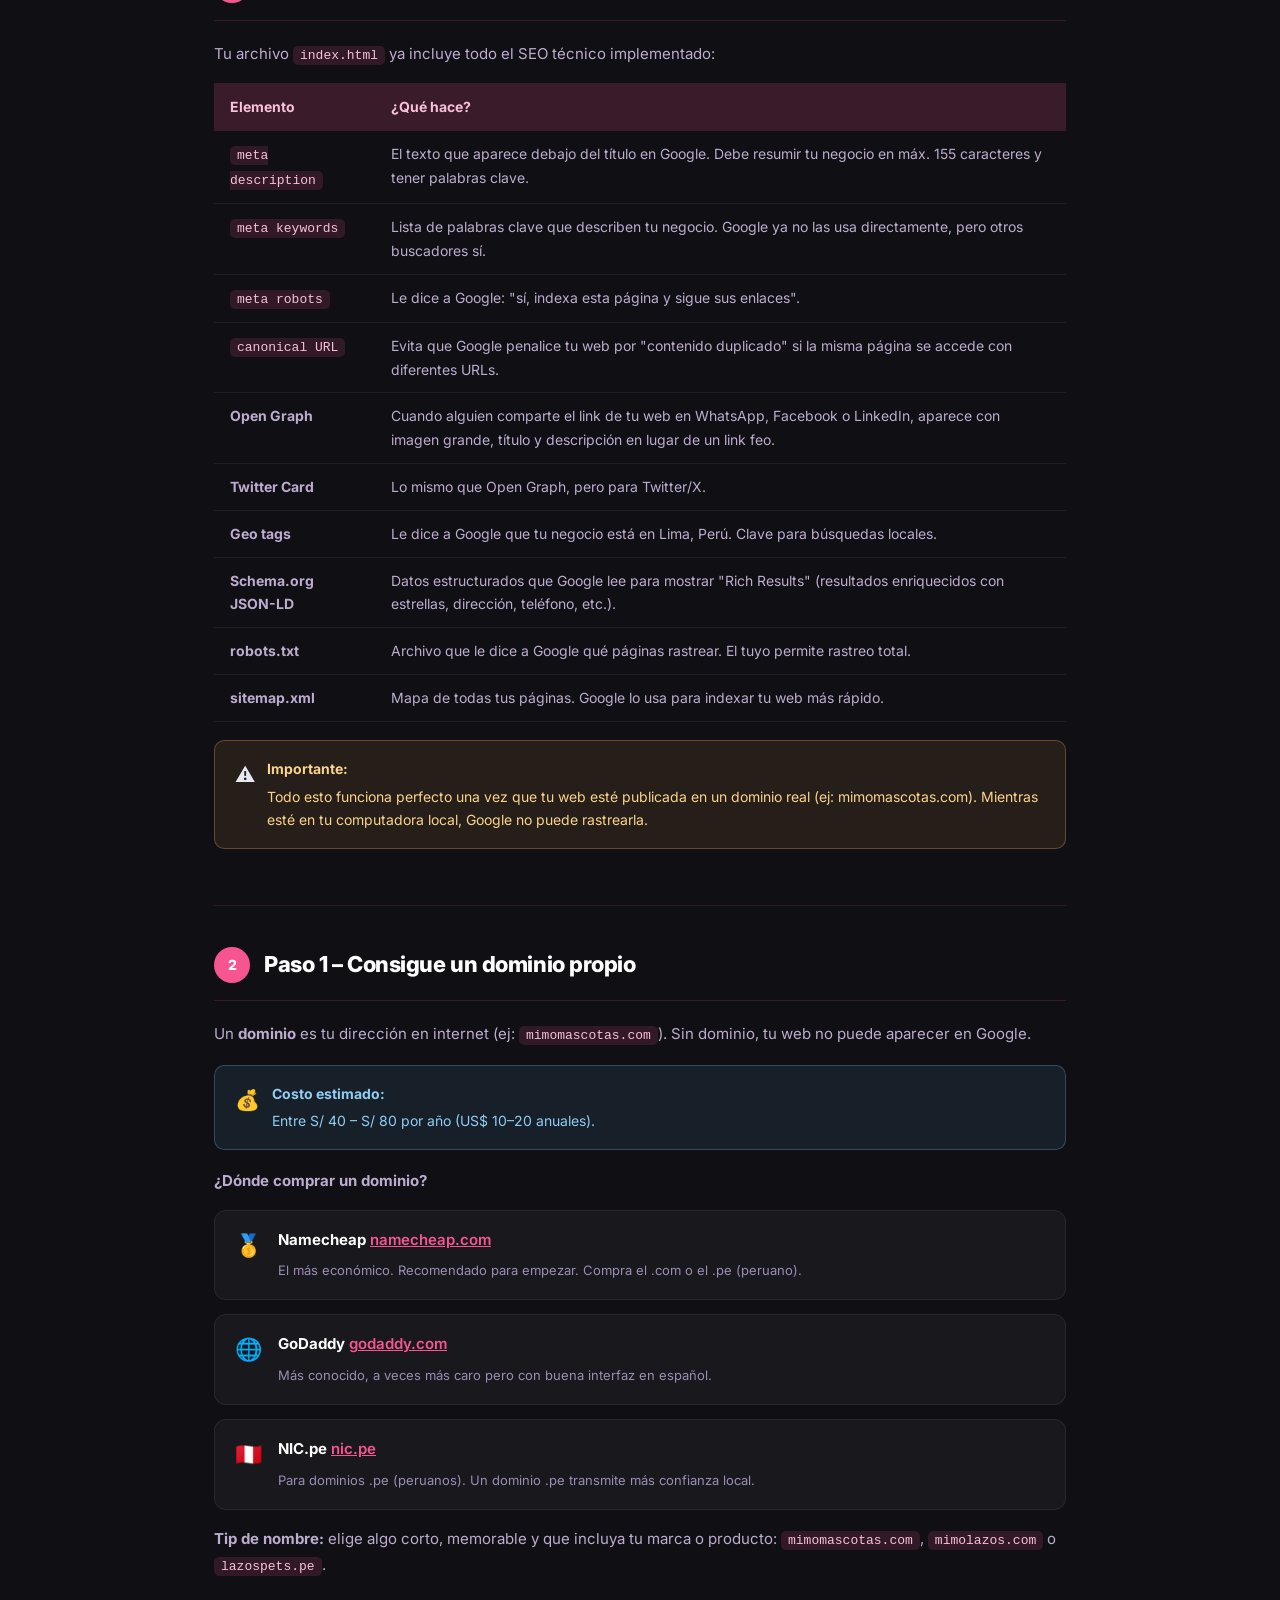
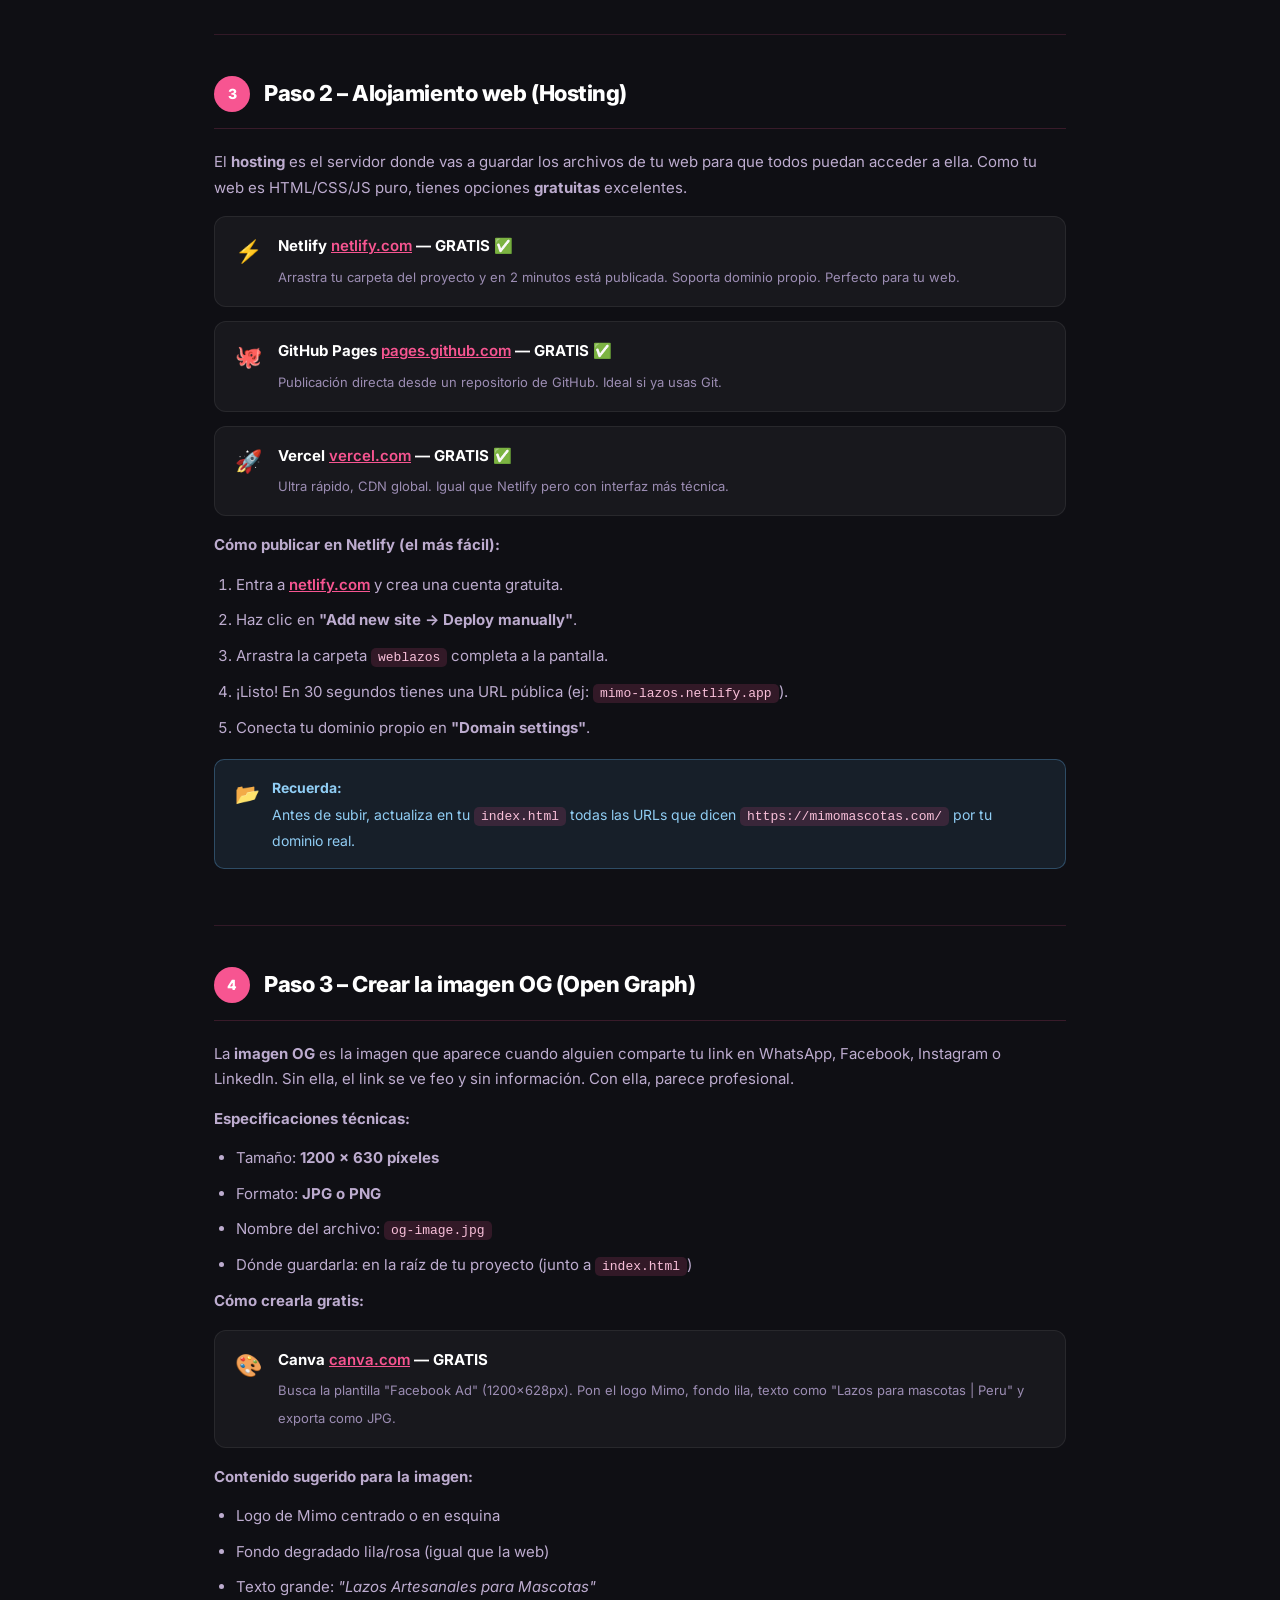
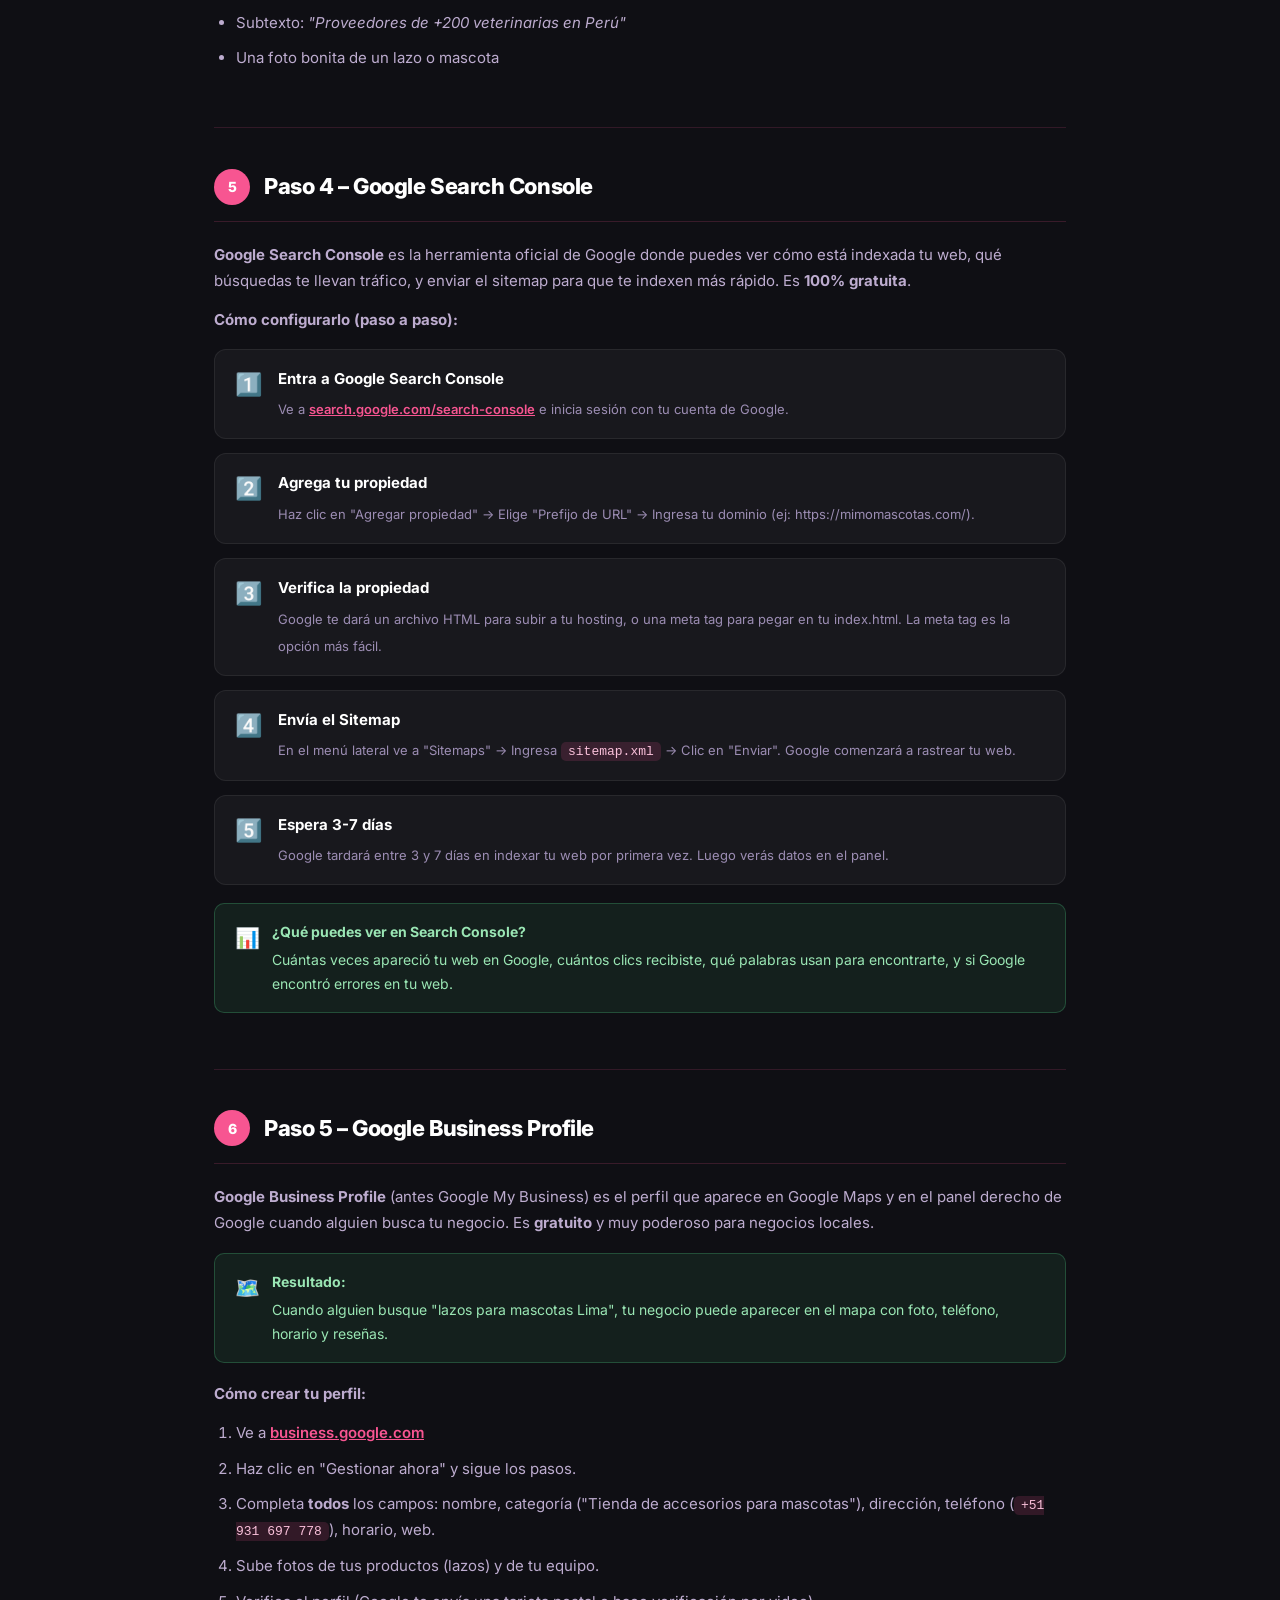
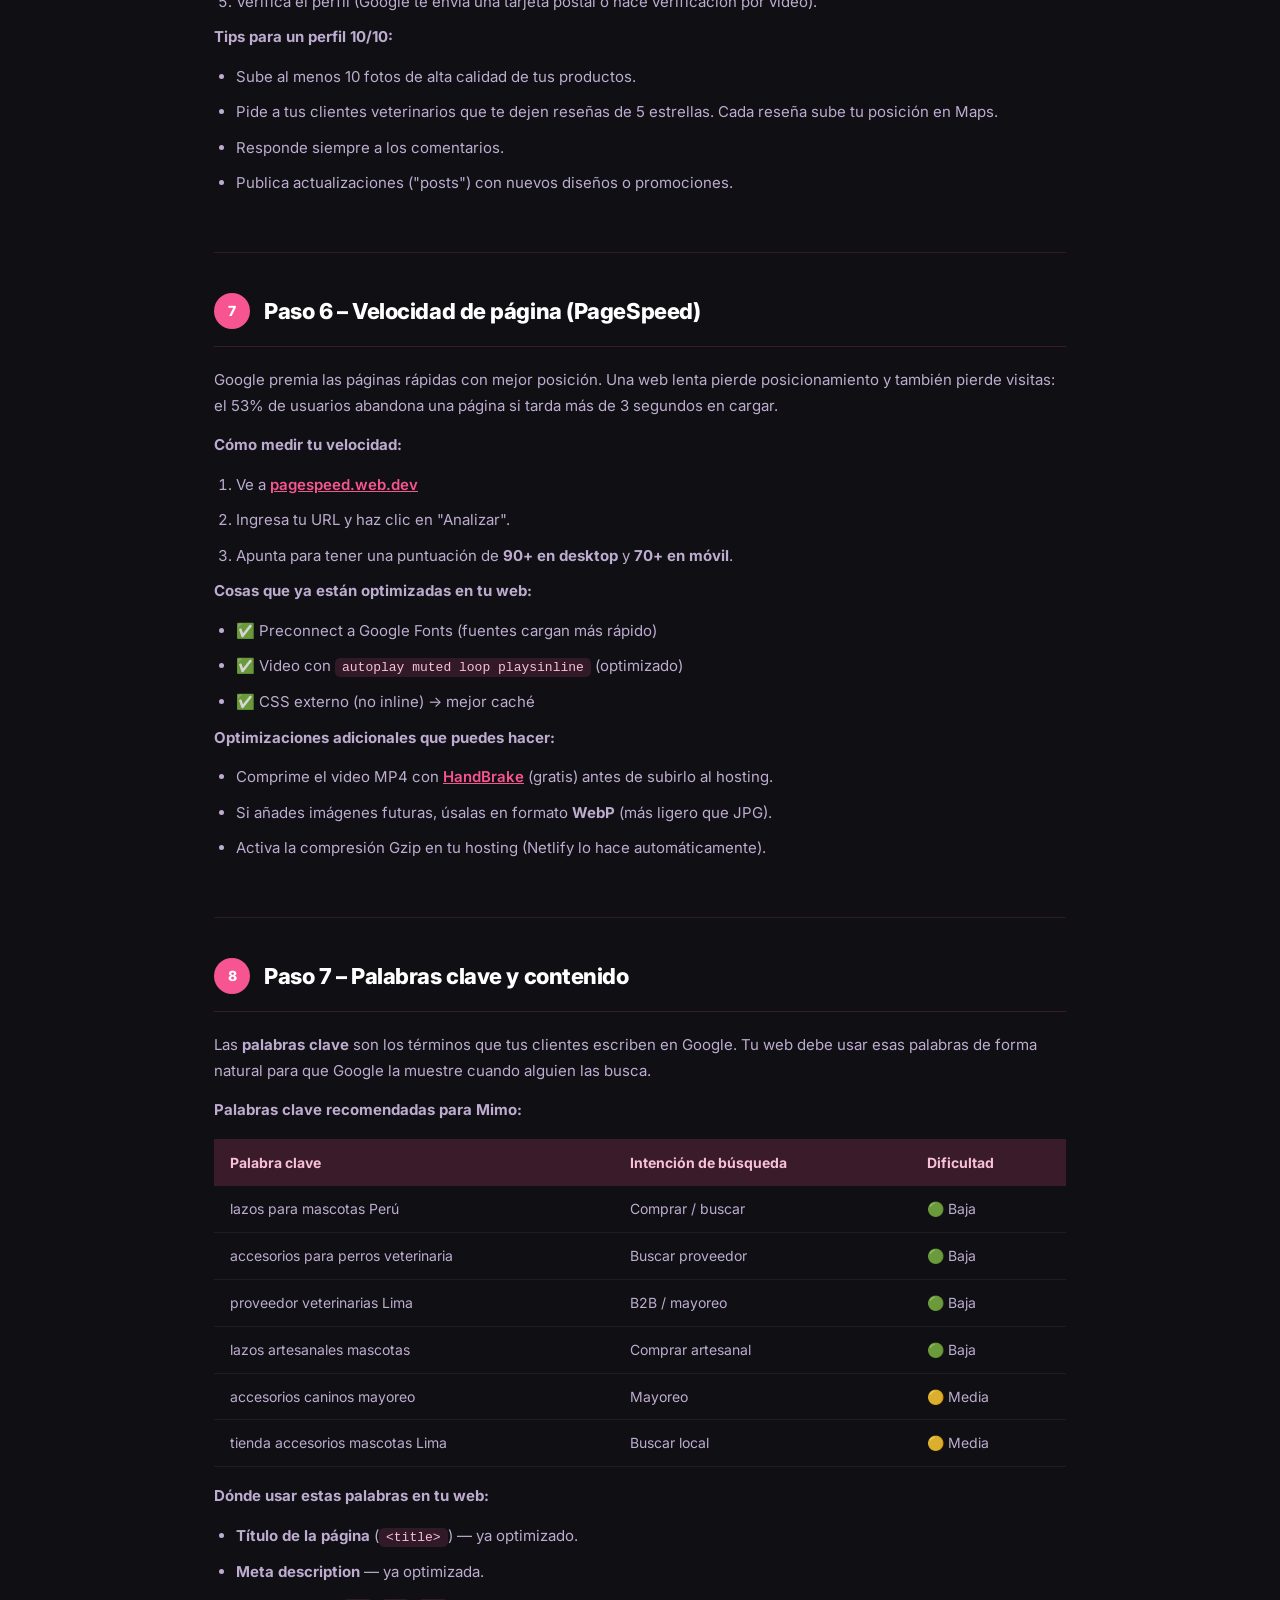
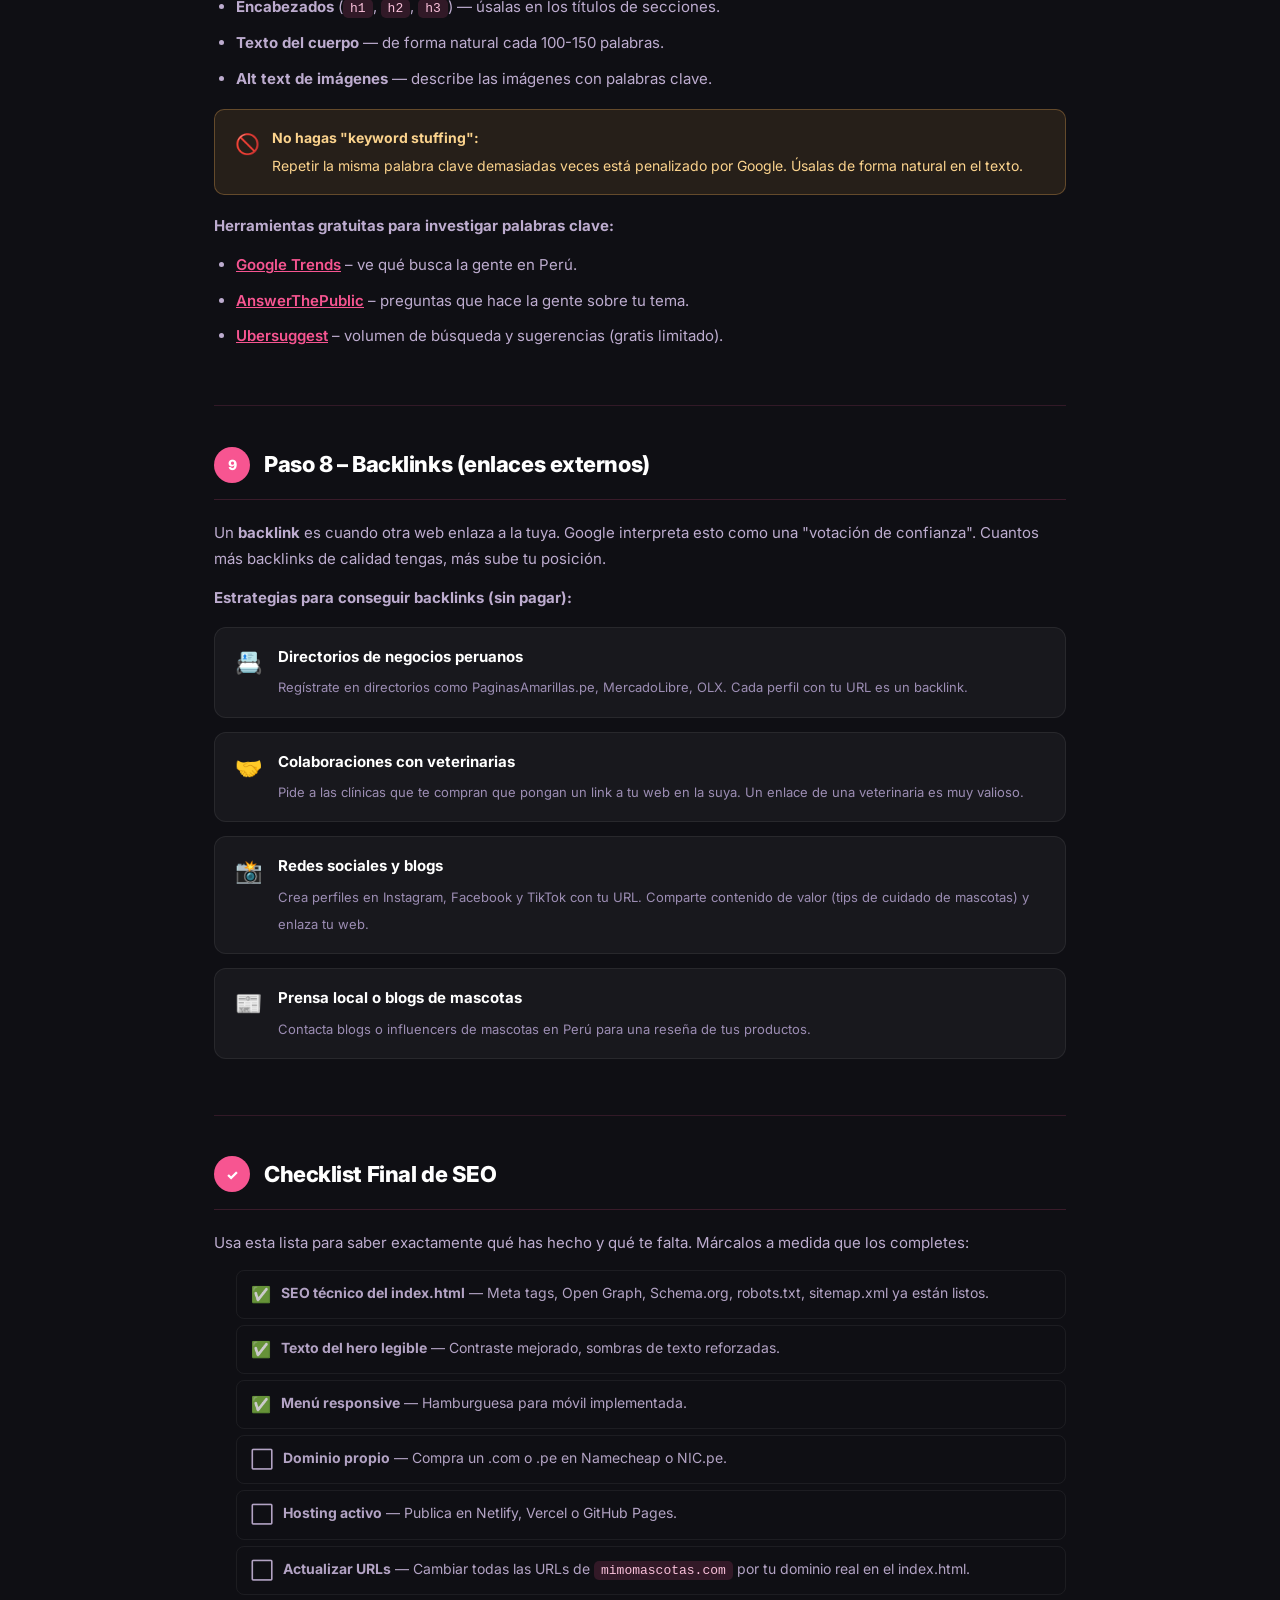
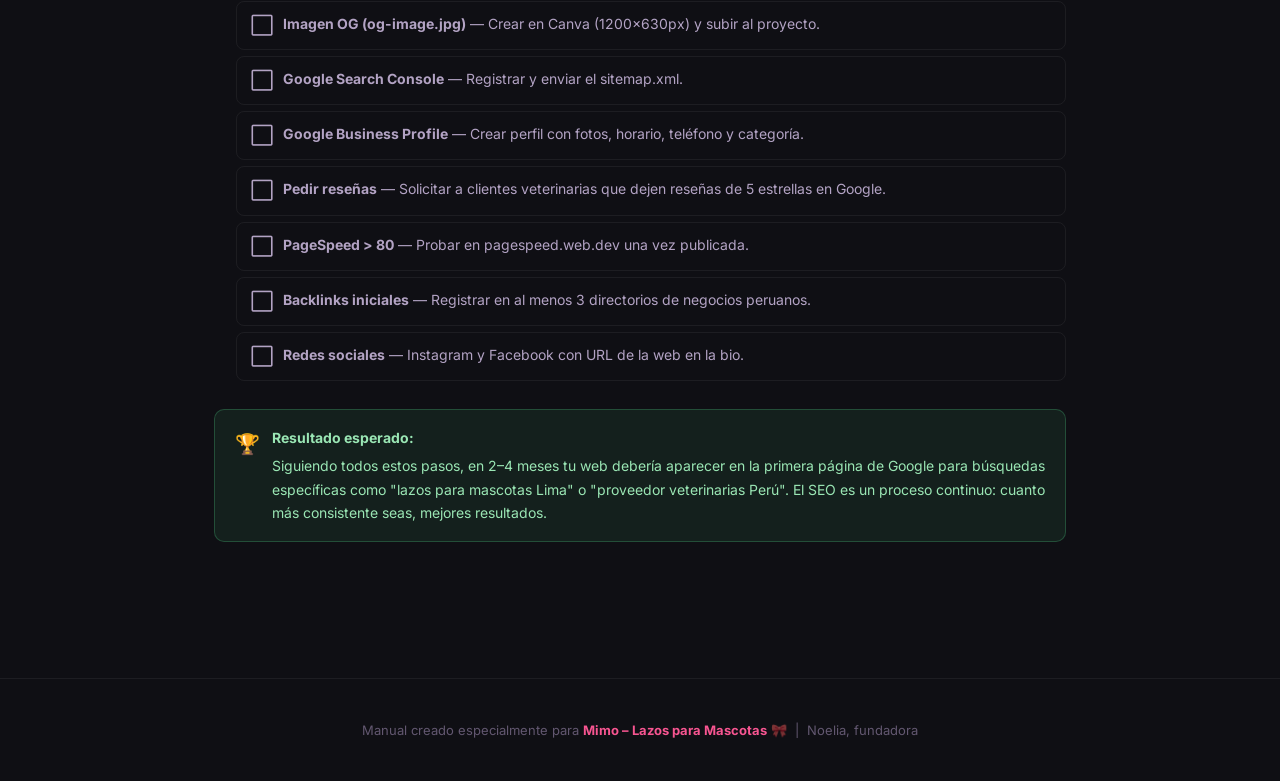
<file: MANUAL-SEO.html>
<!DOCTYPE html>
<html lang="es">

<head>
    <meta charset="UTF-8" />
    <meta name="viewport" content="width=device-width, initial-scale=1.0" />
    <title>Manual SEO – Mimo Lazos para Mascotas</title>
    <style>
        @import url('https://fonts.googleapis.com/css2?family=Inter:wght@400;500;600;700;800&display=swap');

        *,
        *::before,
        *::after {
            box-sizing: border-box;
            margin: 0;
            padding: 0;
        }

        body {
            font-family: 'Inter', sans-serif;
            background: #0f0f14;
            color: #e8e8f0;
            line-height: 1.7;
        }

        /* ── Header ── */
        .hero {
            background: linear-gradient(135deg, #1a0530 0%, #2d0a55 50%, #1a0530 100%);
            border-bottom: 1px solid rgba(247, 85, 145, .25);
            padding: 60px 40px;
            text-align: center;
        }

        .hero-badge {
            display: inline-block;
            background: rgba(247, 85, 145, .18);
            border: 1px solid rgba(247, 85, 145, .4);
            color: #f9c0da;
            font-size: 12px;
            font-weight: 600;
            letter-spacing: .12em;
            text-transform: uppercase;
            padding: 6px 18px;
            border-radius: 30px;
            margin-bottom: 20px;
        }

        .hero h1 {
            font-size: clamp(28px, 4vw, 48px);
            font-weight: 800;
            color: #fff;
            letter-spacing: -.03em;
            margin-bottom: 12px;
        }

        .hero h1 span {
            color: #f75591;
        }

        .hero p {
            color: rgba(255, 225, 240, .75);
            font-size: 16px;
            max-width: 560px;
            margin: 0 auto;
        }

        /* ── Layout ── */
        .container {
            max-width: 900px;
            margin: 0 auto;
            padding: 48px 24px 80px;
        }

        /* ── Índice ── */
        .toc {
            background: rgba(255, 255, 255, .04);
            border: 1px solid rgba(247, 85, 145, .18);
            border-radius: 16px;
            padding: 28px 32px;
            margin-bottom: 48px;
        }

        .toc h2 {
            font-size: 14px;
            font-weight: 700;
            color: #f75591;
            letter-spacing: .1em;
            text-transform: uppercase;
            margin-bottom: 16px;
        }

        .toc ol {
            padding-left: 20px;
        }

        .toc li {
            margin-bottom: 8px;
        }

        .toc a {
            color: #c9a0e8;
            text-decoration: none;
            font-size: 15px;
            font-weight: 500;
            transition: color .2s;
        }

        .toc a:hover {
            color: #f75591;
        }

        /* ── Secciones ── */
        .section {
            margin-bottom: 56px;
        }

        .section-header {
            display: flex;
            align-items: center;
            gap: 14px;
            margin-bottom: 20px;
            padding-bottom: 16px;
            border-bottom: 1px solid rgba(247, 85, 145, .18);
        }

        .section-num {
            width: 36px;
            height: 36px;
            background: #f75591;
            border-radius: 50%;
            display: flex;
            align-items: center;
            justify-content: center;
            font-weight: 800;
            font-size: 14px;
            color: #fff;
            flex-shrink: 0;
        }

        .section h2 {
            font-size: 22px;
            font-weight: 800;
            color: #fff;
            letter-spacing: -.02em;
        }

        .section p {
            color: rgba(220, 200, 240, .85);
            margin-bottom: 14px;
            font-size: 15px;
        }

        .section ul,
        .section ol {
            padding-left: 22px;
            color: rgba(220, 200, 240, .85);
            font-size: 15px;
        }

        .section li {
            margin-bottom: 10px;
        }

        /* Alertas */
        .alert {
            border-radius: 10px;
            padding: 16px 20px;
            margin: 18px 0;
            font-size: 14px;
            display: flex;
            gap: 12px;
            align-items: flex-start;
        }

        .alert-icon {
            font-size: 20px;
            flex-shrink: 0;
            margin-top: 1px;
        }

        .alert-text strong {
            display: block;
            margin-bottom: 4px;
            font-size: 14px;
        }

        .alert-info {
            background: rgba(99, 179, 237, .10);
            border: 1px solid rgba(99, 179, 237, .30);
        }

        .alert-warn {
            background: rgba(246, 173, 85, .10);
            border: 1px solid rgba(246, 173, 85, .30);
        }

        .alert-good {
            background: rgba(72, 187, 120, .10);
            border: 1px solid rgba(72, 187, 120, .30);
        }

        .alert-info .alert-text {
            color: #90cdf4;
        }

        .alert-warn .alert-text {
            color: #fbd38d;
        }

        .alert-good .alert-text {
            color: #9ae6b4;
        }

        /* Código inline */
        code {
            background: rgba(247, 85, 145, .15);
            color: #f9c0da;
            font-size: 13px;
            padding: 2px 7px;
            border-radius: 5px;
            font-family: 'Courier New', monospace;
        }

        /* Bloque de código */
        pre {
            background: #1a1025;
            border: 1px solid rgba(247, 85, 145, .20);
            border-radius: 12px;
            padding: 20px 24px;
            overflow-x: auto;
            margin: 16px 0;
            font-family: 'Courier New', monospace;
            font-size: 13px;
            color: #c9a0e8;
            line-height: 1.6;
        }

        /* Tabla de pasos */
        .steps {
            display: flex;
            flex-direction: column;
            gap: 14px;
            margin: 16px 0;
        }

        .step {
            display: flex;
            gap: 16px;
            background: rgba(255, 255, 255, .04);
            border: 1px solid rgba(255, 255, 255, .07);
            border-radius: 12px;
            padding: 16px 20px;
            align-items: flex-start;
        }

        .step-icon {
            font-size: 22px;
            flex-shrink: 0;
        }

        .step-text strong {
            color: #fff;
            font-size: 15px;
            display: block;
            margin-bottom: 4px;
        }

        .step-text span {
            font-size: 13px;
            color: rgba(200, 180, 230, .75);
        }

        /* Tabla comparativa */
        table {
            width: 100%;
            border-collapse: collapse;
            margin: 16px 0;
            font-size: 14px;
        }

        th {
            background: rgba(247, 85, 145, .18);
            color: #f9c0da;
            font-weight: 700;
            text-align: left;
            padding: 12px 16px;
        }

        td {
            padding: 11px 16px;
            border-bottom: 1px solid rgba(255, 255, 255, .06);
            color: rgba(220, 200, 240, .85);
            vertical-align: top;
        }

        tr:hover td {
            background: rgba(255, 255, 255, .03);
        }

        /* Checklist final */
        .checklist {
            list-style: none;
            padding: 0;
        }

        .checklist li {
            display: flex;
            gap: 10px;
            align-items: flex-start;
            padding: 10px 14px;
            border-radius: 8px;
            margin-bottom: 6px;
            font-size: 14px;
            border: 1px solid rgba(255, 255, 255, .06);
        }

        .checklist li span {
            color: rgba(220, 200, 240, .80);
        }

        .check {
            color: #68d391;
            font-weight: 700;
            font-size: 16px;
            flex-shrink: 0;
        }

        /* Link externo */
        a.ext {
            color: #f75591;
            font-weight: 600;
        }

        a.ext:hover {
            text-decoration: underline;
        }

        /* Separador */
        hr {
            border: none;
            border-top: 1px solid rgba(247, 85, 145, .15);
            margin: 40px 0;
        }

        /* Footer */
        footer {
            text-align: center;
            padding: 40px 20px;
            color: rgba(200, 175, 225, .45);
            font-size: 13px;
            border-top: 1px solid rgba(255, 255, 255, .06);
        }

        footer strong {
            color: #f75591;
        }
    </style>
</head>

<body>

    <div class="hero">
        <div class="hero-badge">📖 Guía completa</div>
        <h1>Manual <span>SEO</span> para Mimo</h1>
        <p>Todo lo que necesitas saber para posicionar tu web en Google, paso a paso, sin tecnicismos.</p>
    </div>

    <div class="container">

        <!-- ÍNDICE -->
        <div class="toc">
            <h2>📋 Índice</h2>
            <ol>
                <li><a href="#que-es">¿Qué es el SEO y por qué importa?</a></li>
                <li><a href="#ya-hecho">Lo que ya está hecho en tu web</a></li>
                <li><a href="#dominio">Paso 1 – Consigue un dominio propio</a></li>
                <li><a href="#hosting">Paso 2 – Alojamiento (Hosting)</a></li>
                <li><a href="#og-image">Paso 3 – Crear la imagen OG (Open Graph)</a></li>
                <li><a href="#search-console">Paso 4 – Google Search Console</a></li>
                <li><a href="#google-business">Paso 5 – Google Business Profile</a></li>
                <li><a href="#pagespeed">Paso 6 – Velocidad de página (PageSpeed)</a></li>
                <li><a href="#palabras-clave">Paso 7 – Palabras clave y contenido</a></li>
                <li><a href="#backlinks">Paso 8 – Backlinks o enlaces externos</a></li>
                <li><a href="#checklist">Checklist final de SEO</a></li>
            </ol>
        </div>

        <!-- 0. QUÉ ES SEO -->
        <div class="section" id="que-es">
            <div class="section-header">
                <div class="section-num">0</div>
                <h2>¿Qué es el SEO y por qué importa?</h2>
            </div>
            <p><strong>SEO</strong> (Search Engine Optimization) significa <em>optimización para motores de
                    búsqueda</em>. Es el conjunto de técnicas que hacen que tu web aparezca en los primeros resultados
                de Google cuando alguien busca tus productos.</p>
            <p>Por ejemplo: si alguien en Lima escribe en Google <em>"lazos para mascotas veterinaria"</em> y tu web
                está bien optimizada, apareces en los primeros resultados. <strong>Gratis.</strong> Sin pagar
                publicidad.</p>
            <div class="alert alert-good">
                <div class="alert-icon">💡</div>
                <div class="alert-text">
                    <strong>Dato clave:</strong>
                    El 75 % de las personas nunca pasa de la primera página de Google. Si no estás en los primeros
                    resultados, básicamente no existes en internet.
                </div>
            </div>
            <p>El SEO se divide en tres grandes áreas:</p>
            <table>
                <tr>
                    <th>Área</th>
                    <th>Qué cubre</th>
                    <th>Dificultad</th>
                </tr>
                <tr>
                    <td><strong>SEO Técnico</strong></td>
                    <td>Código limpio, velocidad, meta tags, sitemap</td>
                    <td>✅ Ya hecho</td>
                </tr>
                <tr>
                    <td><strong>SEO On-Page</strong></td>
                    <td>Palabras clave, títulos, contenido</td>
                    <td>🟡 Pendiente tú</td>
                </tr>
                <tr>
                    <td><strong>SEO Off-Page</strong></td>
                    <td>Backlinks, reseñas, menciones externas</td>
                    <td>🟠 Continuo</td>
                </tr>
            </table>
        </div>

        <hr />

        <!-- 1. YA HECHO -->
        <div class="section" id="ya-hecho">
            <div class="section-header">
                <div class="section-num">1</div>
                <h2>Lo que ya está hecho en tu web</h2>
            </div>
            <p>Tu archivo <code>index.html</code> ya incluye todo el SEO técnico implementado:</p>
            <table>
                <tr>
                    <th>Elemento</th>
                    <th>¿Qué hace?</th>
                </tr>
                <tr>
                    <td><code>meta description</code></td>
                    <td>El texto que aparece debajo del título en Google. Debe resumir tu negocio en máx. 155 caracteres
                        y tener palabras clave.</td>
                </tr>
                <tr>
                    <td><code>meta keywords</code></td>
                    <td>Lista de palabras clave que describen tu negocio. Google ya no las usa directamente, pero otros
                        buscadores sí.</td>
                </tr>
                <tr>
                    <td><code>meta robots</code></td>
                    <td>Le dice a Google: "sí, indexa esta página y sigue sus enlaces".</td>
                </tr>
                <tr>
                    <td><code>canonical URL</code></td>
                    <td>Evita que Google penalice tu web por "contenido duplicado" si la misma página se accede con
                        diferentes URLs.</td>
                </tr>
                <tr>
                    <td><strong>Open Graph</strong></td>
                    <td>Cuando alguien comparte el link de tu web en WhatsApp, Facebook o LinkedIn, aparece con imagen
                        grande, título y descripción en lugar de un link feo.</td>
                </tr>
                <tr>
                    <td><strong>Twitter Card</strong></td>
                    <td>Lo mismo que Open Graph, pero para Twitter/X.</td>
                </tr>
                <tr>
                    <td><strong>Geo tags</strong></td>
                    <td>Le dice a Google que tu negocio está en Lima, Perú. Clave para búsquedas locales.</td>
                </tr>
                <tr>
                    <td><strong>Schema.org JSON-LD</strong></td>
                    <td>Datos estructurados que Google lee para mostrar "Rich Results" (resultados enriquecidos con
                        estrellas, dirección, teléfono, etc.).</td>
                </tr>
                <tr>
                    <td><strong>robots.txt</strong></td>
                    <td>Archivo que le dice a Google qué páginas rastrear. El tuyo permite rastreo total.</td>
                </tr>
                <tr>
                    <td><strong>sitemap.xml</strong></td>
                    <td>Mapa de todas tus páginas. Google lo usa para indexar tu web más rápido.</td>
                </tr>
            </table>
            <div class="alert alert-warn">
                <div class="alert-icon">⚠️</div>
                <div class="alert-text">
                    <strong>Importante:</strong>
                    Todo esto funciona perfecto una vez que tu web esté publicada en un dominio real (ej:
                    mimomascotas.com). Mientras esté en tu computadora local, Google no puede rastrearla.
                </div>
            </div>
        </div>

        <hr />

        <!-- PASO 1: DOMINIO -->
        <div class="section" id="dominio">
            <div class="section-header">
                <div class="section-num">2</div>
                <h2>Paso 1 – Consigue un dominio propio</h2>
            </div>
            <p>Un <strong>dominio</strong> es tu dirección en internet (ej: <code>mimomascotas.com</code>). Sin dominio,
                tu web no puede aparecer en Google.</p>
            <div class="alert alert-info">
                <div class="alert-icon">💰</div>
                <div class="alert-text">
                    <strong>Costo estimado:</strong>
                    Entre S/ 40 – S/ 80 por año (US$ 10–20 anuales).
                </div>
            </div>
            <p><strong>¿Dónde comprar un dominio?</strong></p>
            <div class="steps">
                <div class="step">
                    <div class="step-icon">🥇</div>
                    <div class="step-text">
                        <strong>Namecheap <a class="ext" href="https://namecheap.com"
                                target="_blank">namecheap.com</a></strong>
                        <span>El más económico. Recomendado para empezar. Compra el .com o el .pe (peruano).</span>
                    </div>
                </div>
                <div class="step">
                    <div class="step-icon">🌐</div>
                    <div class="step-text">
                        <strong>GoDaddy <a class="ext" href="https://godaddy.com"
                                target="_blank">godaddy.com</a></strong>
                        <span>Más conocido, a veces más caro pero con buena interfaz en español.</span>
                    </div>
                </div>
                <div class="step">
                    <div class="step-icon">🇵🇪</div>
                    <div class="step-text">
                        <strong>NIC.pe <a class="ext" href="https://www.nic.pe" target="_blank">nic.pe</a></strong>
                        <span>Para dominios .pe (peruanos). Un dominio .pe transmite más confianza local.</span>
                    </div>
                </div>
            </div>
            <p><strong>Tip de nombre:</strong> elige algo corto, memorable y que incluya tu marca o producto:
                <code>mimomascotas.com</code>, <code>mimolazos.com</code> o <code>lazospets.pe</code>.</p>
        </div>

        <hr />

        <!-- PASO 2: HOSTING -->
        <div class="section" id="hosting">
            <div class="section-header">
                <div class="section-num">3</div>
                <h2>Paso 2 – Alojamiento web (Hosting)</h2>
            </div>
            <p>El <strong>hosting</strong> es el servidor donde vas a guardar los archivos de tu web para que todos
                puedan acceder a ella. Como tu web es HTML/CSS/JS puro, tienes opciones <strong>gratuitas</strong>
                excelentes.</p>
            <div class="steps">
                <div class="step">
                    <div class="step-icon">⚡</div>
                    <div class="step-text">
                        <strong>Netlify <a class="ext" href="https://netlify.com" target="_blank">netlify.com</a> —
                            GRATIS ✅</strong>
                        <span>Arrastra tu carpeta del proyecto y en 2 minutos está publicada. Soporta dominio propio.
                            Perfecto para tu web.</span>
                    </div>
                </div>
                <div class="step">
                    <div class="step-icon">🐙</div>
                    <div class="step-text">
                        <strong>GitHub Pages <a class="ext" href="https://pages.github.com"
                                target="_blank">pages.github.com</a> — GRATIS ✅</strong>
                        <span>Publicación directa desde un repositorio de GitHub. Ideal si ya usas Git.</span>
                    </div>
                </div>
                <div class="step">
                    <div class="step-icon">🚀</div>
                    <div class="step-text">
                        <strong>Vercel <a class="ext" href="https://vercel.com" target="_blank">vercel.com</a> — GRATIS
                            ✅</strong>
                        <span>Ultra rápido, CDN global. Igual que Netlify pero con interfaz más técnica.</span>
                    </div>
                </div>
            </div>
            <p><strong>Cómo publicar en Netlify (el más fácil):</strong></p>
            <ol>
                <li>Entra a <a class="ext" href="https://netlify.com" target="_blank">netlify.com</a> y crea una cuenta
                    gratuita.</li>
                <li>Haz clic en <strong>"Add new site → Deploy manually"</strong>.</li>
                <li>Arrastra la carpeta <code>weblazos</code> completa a la pantalla.</li>
                <li>¡Listo! En 30 segundos tienes una URL pública (ej: <code>mimo-lazos.netlify.app</code>).</li>
                <li>Conecta tu dominio propio en <strong>"Domain settings"</strong>.</li>
            </ol>
            <div class="alert alert-info">
                <div class="alert-icon">📂</div>
                <div class="alert-text">
                    <strong>Recuerda:</strong>
                    Antes de subir, actualiza en tu <code>index.html</code> todas las URLs que dicen
                    <code>https://mimomascotas.com/</code> por tu dominio real.
                </div>
            </div>
        </div>

        <hr />

        <!-- PASO 3: OG IMAGE -->
        <div class="section" id="og-image">
            <div class="section-header">
                <div class="section-num">4</div>
                <h2>Paso 3 – Crear la imagen OG (Open Graph)</h2>
            </div>
            <p>La <strong>imagen OG</strong> es la imagen que aparece cuando alguien comparte tu link en WhatsApp,
                Facebook, Instagram o LinkedIn. Sin ella, el link se ve feo y sin información. Con ella, parece
                profesional.</p>
            <p><strong>Especificaciones técnicas:</strong></p>
            <ul>
                <li>Tamaño: <strong>1200 × 630 píxeles</strong></li>
                <li>Formato: <strong>JPG o PNG</strong></li>
                <li>Nombre del archivo: <code>og-image.jpg</code></li>
                <li>Dónde guardarla: en la raíz de tu proyecto (junto a <code>index.html</code>)</li>
            </ul>
            <p><strong>Cómo crearla gratis:</strong></p>
            <div class="steps">
                <div class="step">
                    <div class="step-icon">🎨</div>
                    <div class="step-text">
                        <strong>Canva <a class="ext" href="https://canva.com" target="_blank">canva.com</a> —
                            GRATIS</strong>
                        <span>Busca la plantilla "Facebook Ad" (1200×628px). Pon el logo Mimo, fondo lila, texto como
                            "Lazos para mascotas | Peru" y exporta como JPG.</span>
                    </div>
                </div>
            </div>
            <p><strong>Contenido sugerido para la imagen:</strong></p>
            <ul>
                <li>Logo de Mimo centrado o en esquina</li>
                <li>Fondo degradado lila/rosa (igual que la web)</li>
                <li>Texto grande: <em>"Lazos Artesanales para Mascotas"</em></li>
                <li>Subtexto: <em>"Proveedores de +200 veterinarias en Perú"</em></li>
                <li>Una foto bonita de un lazo o mascota</li>
            </ul>
        </div>

        <hr />

        <!-- PASO 4: SEARCH CONSOLE -->
        <div class="section" id="search-console">
            <div class="section-header">
                <div class="section-num">5</div>
                <h2>Paso 4 – Google Search Console</h2>
            </div>
            <p><strong>Google Search Console</strong> es la herramienta oficial de Google donde puedes ver cómo está
                indexada tu web, qué búsquedas te llevan tráfico, y enviar el sitemap para que te indexen más rápido. Es
                <strong>100% gratuita</strong>.</p>
            <p><strong>Cómo configurarlo (paso a paso):</strong></p>
            <div class="steps">
                <div class="step">
                    <div class="step-icon">1️⃣</div>
                    <div class="step-text">
                        <strong>Entra a Google Search Console</strong>
                        <span>Ve a <a class="ext" href="https://search.google.com/search-console"
                                target="_blank">search.google.com/search-console</a> e inicia sesión con tu cuenta de
                            Google.</span>
                    </div>
                </div>
                <div class="step">
                    <div class="step-icon">2️⃣</div>
                    <div class="step-text">
                        <strong>Agrega tu propiedad</strong>
                        <span>Haz clic en "Agregar propiedad" → Elige "Prefijo de URL" → Ingresa tu dominio (ej:
                            https://mimomascotas.com/).</span>
                    </div>
                </div>
                <div class="step">
                    <div class="step-icon">3️⃣</div>
                    <div class="step-text">
                        <strong>Verifica la propiedad</strong>
                        <span>Google te dará un archivo HTML para subir a tu hosting, o una meta tag para pegar en tu
                            index.html. La meta tag es la opción más fácil.</span>
                    </div>
                </div>
                <div class="step">
                    <div class="step-icon">4️⃣</div>
                    <div class="step-text">
                        <strong>Envía el Sitemap</strong>
                        <span>En el menú lateral ve a "Sitemaps" → Ingresa <code>sitemap.xml</code> → Clic en "Enviar".
                            Google comenzará a rastrear tu web.</span>
                    </div>
                </div>
                <div class="step">
                    <div class="step-icon">5️⃣</div>
                    <div class="step-text">
                        <strong>Espera 3-7 días</strong>
                        <span>Google tardará entre 3 y 7 días en indexar tu web por primera vez. Luego verás datos en el
                            panel.</span>
                    </div>
                </div>
            </div>
            <div class="alert alert-good">
                <div class="alert-icon">📊</div>
                <div class="alert-text">
                    <strong>¿Qué puedes ver en Search Console?</strong>
                    Cuántas veces apareció tu web en Google, cuántos clics recibiste, qué palabras usan para
                    encontrarte, y si Google encontró errores en tu web.
                </div>
            </div>
        </div>

        <hr />

        <!-- PASO 5: GOOGLE BUSINESS -->
        <div class="section" id="google-business">
            <div class="section-header">
                <div class="section-num">6</div>
                <h2>Paso 5 – Google Business Profile</h2>
            </div>
            <p><strong>Google Business Profile</strong> (antes Google My Business) es el perfil que aparece en Google
                Maps y en el panel derecho de Google cuando alguien busca tu negocio. Es <strong>gratuito</strong> y muy
                poderoso para negocios locales.</p>
            <div class="alert alert-good">
                <div class="alert-icon">🗺️</div>
                <div class="alert-text">
                    <strong>Resultado:</strong>
                    Cuando alguien busque "lazos para mascotas Lima", tu negocio puede aparecer en el mapa con foto,
                    teléfono, horario y reseñas.
                </div>
            </div>
            <p><strong>Cómo crear tu perfil:</strong></p>
            <ol>
                <li>Ve a <a class="ext" href="https://business.google.com" target="_blank">business.google.com</a></li>
                <li>Haz clic en "Gestionar ahora" y sigue los pasos.</li>
                <li>Completa <strong>todos</strong> los campos: nombre, categoría ("Tienda de accesorios para
                    mascotas"), dirección, teléfono (<code>+51 931 697 778</code>), horario, web.</li>
                <li>Sube fotos de tus productos (lazos) y de tu equipo.</li>
                <li>Verifica el perfil (Google te envía una tarjeta postal o hace verificación por video).</li>
            </ol>
            <p><strong>Tips para un perfil 10/10:</strong></p>
            <ul>
                <li>Sube al menos 10 fotos de alta calidad de tus productos.</li>
                <li>Pide a tus clientes veterinarios que te dejen reseñas de 5 estrellas. Cada reseña sube tu posición
                    en Maps.</li>
                <li>Responde siempre a los comentarios.</li>
                <li>Publica actualizaciones ("posts") con nuevos diseños o promociones.</li>
            </ul>
        </div>

        <hr />

        <!-- PASO 6: PAGESPEED -->
        <div class="section" id="pagespeed">
            <div class="section-header">
                <div class="section-num">7</div>
                <h2>Paso 6 – Velocidad de página (PageSpeed)</h2>
            </div>
            <p>Google premia las páginas rápidas con mejor posición. Una web lenta pierde posicionamiento y también
                pierde visitas: el 53% de usuarios abandona una página si tarda más de 3 segundos en cargar.</p>
            <p><strong>Cómo medir tu velocidad:</strong></p>
            <ol>
                <li>Ve a <a class="ext" href="https://pagespeed.web.dev" target="_blank">pagespeed.web.dev</a></li>
                <li>Ingresa tu URL y haz clic en "Analizar".</li>
                <li>Apunta para tener una puntuación de <strong>90+ en desktop</strong> y <strong>70+ en móvil</strong>.
                </li>
            </ol>
            <p><strong>Cosas que ya están optimizadas en tu web:</strong></p>
            <ul>
                <li>✅ Preconnect a Google Fonts (fuentes cargan más rápido)</li>
                <li>✅ Video con <code>autoplay muted loop playsinline</code> (optimizado)</li>
                <li>✅ CSS externo (no inline) → mejor caché</li>
            </ul>
            <p><strong>Optimizaciones adicionales que puedes hacer:</strong></p>
            <ul>
                <li>Comprime el video MP4 con <a class="ext" href="https://handbrake.fr" target="_blank">HandBrake</a>
                    (gratis) antes de subirlo al hosting.</li>
                <li>Si añades imágenes futuras, úsalas en formato <strong>WebP</strong> (más ligero que JPG).</li>
                <li>Activa la compresión Gzip en tu hosting (Netlify lo hace automáticamente).</li>
            </ul>
        </div>

        <hr />

        <!-- PASO 7: PALABRAS CLAVE -->
        <div class="section" id="palabras-clave">
            <div class="section-header">
                <div class="section-num">8</div>
                <h2>Paso 7 – Palabras clave y contenido</h2>
            </div>
            <p>Las <strong>palabras clave</strong> son los términos que tus clientes escriben en Google. Tu web debe
                usar esas palabras de forma natural para que Google la muestre cuando alguien las busca.</p>
            <p><strong>Palabras clave recomendadas para Mimo:</strong></p>
            <table>
                <tr>
                    <th>Palabra clave</th>
                    <th>Intención de búsqueda</th>
                    <th>Dificultad</th>
                </tr>
                <tr>
                    <td>lazos para mascotas Perú</td>
                    <td>Comprar / buscar</td>
                    <td>🟢 Baja</td>
                </tr>
                <tr>
                    <td>accesorios para perros veterinaria</td>
                    <td>Buscar proveedor</td>
                    <td>🟢 Baja</td>
                </tr>
                <tr>
                    <td>proveedor veterinarias Lima</td>
                    <td>B2B / mayoreo</td>
                    <td>🟢 Baja</td>
                </tr>
                <tr>
                    <td>lazos artesanales mascotas</td>
                    <td>Comprar artesanal</td>
                    <td>🟢 Baja</td>
                </tr>
                <tr>
                    <td>accesorios caninos mayoreo</td>
                    <td>Mayoreo</td>
                    <td>🟡 Media</td>
                </tr>
                <tr>
                    <td>tienda accesorios mascotas Lima</td>
                    <td>Buscar local</td>
                    <td>🟡 Media</td>
                </tr>
            </table>
            <p><strong>Dónde usar estas palabras en tu web:</strong></p>
            <ul>
                <li><strong>Título de la página</strong> (<code>&lt;title&gt;</code>) — ya optimizado.</li>
                <li><strong>Meta description</strong> — ya optimizada.</li>
                <li><strong>Encabezados</strong> (<code>h1</code>, <code>h2</code>, <code>h3</code>) — úsalas en los
                    títulos de secciones.</li>
                <li><strong>Texto del cuerpo</strong> — de forma natural cada 100-150 palabras.</li>
                <li><strong>Alt text de imágenes</strong> — describe las imágenes con palabras clave.</li>
            </ul>
            <div class="alert alert-warn">
                <div class="alert-icon">🚫</div>
                <div class="alert-text">
                    <strong>No hagas "keyword stuffing":</strong>
                    Repetir la misma palabra clave demasiadas veces está penalizado por Google. Úsalas de forma natural
                    en el texto.
                </div>
            </div>
            <p><strong>Herramientas gratuitas para investigar palabras clave:</strong></p>
            <ul>
                <li><a class="ext" href="https://trends.google.com" target="_blank">Google Trends</a> – ve qué busca la
                    gente en Perú.</li>
                <li><a class="ext" href="https://answerthepublic.com" target="_blank">AnswerThePublic</a> – preguntas
                    que hace la gente sobre tu tema.</li>
                <li><a class="ext" href="https://ubersuggest.com" target="_blank">Ubersuggest</a> – volumen de búsqueda
                    y sugerencias (gratis limitado).</li>
            </ul>
        </div>

        <hr />

        <!-- PASO 8: BACKLINKS -->
        <div class="section" id="backlinks">
            <div class="section-header">
                <div class="section-num">9</div>
                <h2>Paso 8 – Backlinks (enlaces externos)</h2>
            </div>
            <p>Un <strong>backlink</strong> es cuando otra web enlaza a la tuya. Google interpreta esto como una
                "votación de confianza". Cuantos más backlinks de calidad tengas, más sube tu posición.</p>
            <p><strong>Estrategias para conseguir backlinks (sin pagar):</strong></p>
            <div class="steps">
                <div class="step">
                    <div class="step-icon">📇</div>
                    <div class="step-text">
                        <strong>Directorios de negocios peruanos</strong>
                        <span>Regístrate en directorios como PaginasAmarillas.pe, MercadoLibre, OLX. Cada perfil con tu
                            URL es un backlink.</span>
                    </div>
                </div>
                <div class="step">
                    <div class="step-icon">🤝</div>
                    <div class="step-text">
                        <strong>Colaboraciones con veterinarias</strong>
                        <span>Pide a las clínicas que te compran que pongan un link a tu web en la suya. Un enlace de
                            una veterinaria es muy valioso.</span>
                    </div>
                </div>
                <div class="step">
                    <div class="step-icon">📸</div>
                    <div class="step-text">
                        <strong>Redes sociales y blogs</strong>
                        <span>Crea perfiles en Instagram, Facebook y TikTok con tu URL. Comparte contenido de valor
                            (tips de cuidado de mascotas) y enlaza tu web.</span>
                    </div>
                </div>
                <div class="step">
                    <div class="step-icon">📰</div>
                    <div class="step-text">
                        <strong>Prensa local o blogs de mascotas</strong>
                        <span>Contacta blogs o influencers de mascotas en Perú para una reseña de tus productos.</span>
                    </div>
                </div>
            </div>
        </div>

        <hr />

        <!-- CHECKLIST FINAL -->
        <div class="section" id="checklist">
            <div class="section-header">
                <div class="section-num">✓</div>
                <h2>Checklist Final de SEO</h2>
            </div>
            <p>Usa esta lista para saber exactamente qué has hecho y qué te falta. Márcalos a medida que los completes:
            </p>
            <ul class="checklist">
                <li><span class="check">✅</span><span><strong>SEO técnico del index.html</strong> — Meta tags, Open
                        Graph, Schema.org, robots.txt, sitemap.xml ya están listos.</span></li>
                <li><span class="check">✅</span><span><strong>Texto del hero legible</strong> — Contraste mejorado,
                        sombras de texto reforzadas.</span></li>
                <li><span class="check">✅</span><span><strong>Menú responsive</strong> — Hamburguesa para móvil
                        implementada.</span></li>
                <li><span class="check">⬜</span><span><strong>Dominio propio</strong> — Compra un .com o .pe en
                        Namecheap o NIC.pe.</span></li>
                <li><span class="check">⬜</span><span><strong>Hosting activo</strong> — Publica en Netlify, Vercel o
                        GitHub Pages.</span></li>
                <li><span class="check">⬜</span><span><strong>Actualizar URLs</strong> — Cambiar todas las URLs de
                        <code>mimomascotas.com</code> por tu dominio real en el index.html.</span></li>
                <li><span class="check">⬜</span><span><strong>Imagen OG (og-image.jpg)</strong> — Crear en Canva
                        (1200×630px) y subir al proyecto.</span></li>
                <li><span class="check">⬜</span><span><strong>Google Search Console</strong> — Registrar y enviar el
                        sitemap.xml.</span></li>
                <li><span class="check">⬜</span><span><strong>Google Business Profile</strong> — Crear perfil con fotos,
                        horario, teléfono y categoría.</span></li>
                <li><span class="check">⬜</span><span><strong>Pedir reseñas</strong> — Solicitar a clientes veterinarias
                        que dejen reseñas de 5 estrellas en Google.</span></li>
                <li><span class="check">⬜</span><span><strong>PageSpeed &gt; 80</strong> — Probar en pagespeed.web.dev
                        una vez publicada.</span></li>
                <li><span class="check">⬜</span><span><strong>Backlinks iniciales</strong> — Registrar en al menos 3
                        directorios de negocios peruanos.</span></li>
                <li><span class="check">⬜</span><span><strong>Redes sociales</strong> — Instagram y Facebook con URL de
                        la web en la bio.</span></li>
            </ul>

            <div class="alert alert-good" style="margin-top:28px;">
                <div class="alert-icon">🏆</div>
                <div class="alert-text">
                    <strong>Resultado esperado:</strong>
                    Siguiendo todos estos pasos, en 2–4 meses tu web debería aparecer en la primera página de Google
                    para búsquedas específicas como "lazos para mascotas Lima" o "proveedor veterinarias Perú". El SEO
                    es un proceso continuo: cuanto más consistente seas, mejores resultados.
                </div>
            </div>
        </div>

    </div>

    <footer>
        Manual creado especialmente para <strong>Mimo – Lazos para Mascotas</strong> 🎀 &nbsp;|&nbsp; Noelia, fundadora
    </footer>

</body>

</html>
</file>
<file: style.css>
/* ===================================================
   MIMO – Tienda de Lazos para Mascotas
   Paleta: lilas y rosados pasteles — video protagonista
   Fonts:  Manrope 800 + DM Sans 400/500
   =================================================== */
@import url('https://fonts.googleapis.com/css2?family=Manrope:wght@800&family=DM+Sans:wght@400;500&display=swap');

*,
*::before,
*::after {
    box-sizing: border-box;
    margin: 0;
    padding: 0;
}

html {
    scroll-behavior: smooth;
}

body {
    font-family: 'DM Sans', sans-serif;
    background: #e8d5f8;
    color: #fff;
    overflow-x: hidden;
}

button,
a {
    -webkit-tap-highlight-color: transparent;
}

a {
    color: inherit;
    text-decoration: none;
}

button {
    font: inherit;
    cursor: pointer;
    border: 0;
    background: 0;
}

button:focus-visible,
a:focus-visible {
    outline: 3px solid #f75591;
    outline-offset: 4px;
    border-radius: 4px;
}

/* ─── HEADER ─── */
.site-header {
    position: fixed;
    top: 0;
    left: 0;
    right: 0;
    z-index: 100;
    display: flex;
    align-items: center;
    justify-content: space-between;
    gap: 20px;
    padding: 18px 44px;
    background: rgba(220, 190, 248, 0.22);
    backdrop-filter: blur(18px) saturate(1.4);
    -webkit-backdrop-filter: blur(18px) saturate(1.4);
    border-bottom: 1px solid rgba(200, 160, 230, 0.25);
    transition: background .4s, border-color .4s;
}

.site-header.scrolled {
    background: rgba(50, 15, 70, 0.60);
    border-bottom-color: rgba(247, 85, 145, .25);
}

.brand {
    font-family: 'Manrope', sans-serif;
    font-weight: 800;
    font-size: 28px;
    letter-spacing: -.07em;
    color: #fff;
    display: flex;
    align-items: center;
    gap: 9px;
    text-shadow: 0 2px 12px rgba(0, 0, 0, .55);
}

.brand-dot {
    width: 10px;
    height: 10px;
    background: #f75591;
    border-radius: 50%;
    box-shadow: 0 0 12px rgba(247, 85, 145, .7);
}

.site-nav {
    display: flex;
    gap: 2px;
}

.site-nav a {
    font-size: 13px;
    font-weight: 500;
    padding: 8px 16px;
    border-radius: 30px;
    color: rgba(255, 255, 255, .88);
    transition: background .2s;
}

.site-nav a:hover {
    background: rgba(255, 255, 255, .18);
    color: #fff;
}

.nav-cta {
    font-size: 13px;
    font-weight: 500;
    padding: 10px 22px;
    border-radius: 30px;
    background: #f75591;
    color: #fff;
    white-space: nowrap;
    box-shadow: 0 4px 20px rgba(247, 85, 145, .45);
    transition: background .2s, transform .15s;
}

.nav-cta:hover {
    background: #e03070;
    transform: translateY(-1px);
}

/* ── Hamburguesa ── */
.hamburger {
    display: none;
    flex-direction: column;
    justify-content: center;
    gap: 5px;
    width: 40px;
    height: 40px;
    padding: 6px;
    border-radius: 10px;
    background: rgba(255, 255, 255, .10);
    border: 1px solid rgba(255, 255, 255, .20);
    cursor: pointer;
    flex-shrink: 0;
    transition: background .2s;
}

.hamburger:hover {
    background: rgba(247, 85, 145, .25);
}

.hamburger span {
    display: block;
    width: 100%;
    height: 2px;
    background: #fff;
    border-radius: 2px;
    transition: transform .3s, opacity .3s;
    transform-origin: center;
}

.hamburger.open span:nth-child(1) {
    transform: translateY(7px) rotate(45deg);
}

.hamburger.open span:nth-child(2) {
    opacity: 0;
    transform: scaleX(0);
}

.hamburger.open span:nth-child(3) {
    transform: translateY(-7px) rotate(-45deg);
}

/* ── Menú móvil ── */
.mobile-menu {
    display: none;
    flex-direction: column;
    position: fixed;
    top: 70px;
    left: 0;
    right: 0;
    z-index: 99;
    background: rgba(28, 5, 48, 0.97);
    backdrop-filter: blur(20px);
    -webkit-backdrop-filter: blur(20px);
    border-bottom: 1px solid rgba(247, 85, 145, .20);
    padding: 16px 24px 24px;
    gap: 4px;
    transform: translateY(-12px);
    opacity: 0;
    pointer-events: none;
    transition: transform .3s cubic-bezier(.22, 1, .36, 1), opacity .3s;
}

.mobile-menu.open {
    transform: translateY(0);
    opacity: 1;
    pointer-events: all;
}

.mobile-menu a {
    font-size: 16px;
    font-weight: 500;
    color: rgba(255, 255, 255, .88);
    padding: 14px 12px;
    border-radius: 10px;
    border-bottom: 1px solid rgba(255, 255, 255, .06);
    transition: background .2s, color .2s;
}

.mobile-menu a:last-child {
    border-bottom: none;
}

.mobile-menu a:hover {
    background: rgba(247, 85, 145, .15);
    color: #fff;
}

.mobile-menu-cta {
    margin-top: 8px;
    background: #25D366 !important;
    color: #fff !important;
    text-align: center;
    border-radius: 30px !important;
    border-bottom: none !important;
    padding: 14px 20px !important;
    font-weight: 600 !important;
}

/* ─── HERO ─── */
.hero {
    position: relative;
    min-height: 100svh;
    display: flex;
    flex-direction: column;
    justify-content: flex-end;
    /* empuja el texto hacia abajo */
    overflow: hidden;
}

/* Video background */
.hero-video-bg {
    position: absolute;
    inset: 0;
    z-index: 0;
    overflow: hidden;
}

.hero-video-bg video {
    width: 100%;
    height: 100%;
    object-fit: cover;
    object-position: center center;
    display: block;
    filter: contrast(1.22) saturate(1.5) brightness(1.06);
    /* Ken Burns: paneo lento de arriba a abajo y vuelta — sin JS */
    animation: kenBurns 20s ease-in-out infinite;
    transform-origin: center center;
}

/* Panea suavemente de arriba (perrito) a abajo (lazos) y vuelve */
@keyframes kenBurns {
    0% {
        transform: scale(1.12) translateY(-6%);
    }

    48% {
        transform: scale(1.08) translateY(6%);
    }

    52% {
        transform: scale(1.08) translateY(6%);
    }

    100% {
        transform: scale(1.12) translateY(-6%);
    }
}

/* Overlay MUY sutil — vignette solo en bordes, centro limpio */
.hero-video-bg::after {
    content: '';
    position: absolute;
    inset: 0;
    background:
        radial-gradient(ellipse 80% 80% at 50% 50%,
            transparent 52%,
            rgba(140, 80, 180, 0.08) 100%),
        linear-gradient(180deg,
            rgba(120, 60, 170, 0.12) 0%,
            transparent 18%,
            transparent 65%,
            rgba(30, 5, 50, 0.50) 100%);
}

/* Overlay extra de contraste ─ capa oscura permanente sobre el vídeo */
.hero-contrast-overlay {
    position: absolute;
    inset: 0;
    z-index: 2;
    pointer-events: none;
    background:
        linear-gradient(180deg,
            rgba(10, 0, 22, 0.45) 0%,
            rgba(10, 0, 22, 0.30) 40%,
            rgba(10, 0, 22, 0.55) 100%);
}

/* Mouse spotlight */
.hero-spotlight {
    position: absolute;
    inset: 0;
    z-index: 1;
    pointer-events: none;
    background: radial-gradient(600px circle at var(--mx, 50%) var(--my, 50%),
            rgba(247, 85, 145, 0.09) 0%,
            rgba(200, 150, 240, 0.05) 38%,
            transparent 65%);
    will-change: background;
}

/* ─── TEXTO — en flujo normal, empujado al fondo por flexbox ─── */
.hero-content {
    position: relative;
    z-index: 4;
    width: 100%;
    text-align: center;
    /* padding-top: espacio mínimo para que nunca tape el header fijo */
    padding: 90px 5% 52px;
    display: flex;
    flex-direction: column;
    align-items: center;
}

/* Sin fondo: el pill es solo contenedor visual (border sutil) */
.hero-text-pill {
    width: 100%;
    max-width: 780px;
    display: flex;
    flex-direction: column;
    align-items: center;
}

/* Badge */
.hero-badge {
    display: inline-flex;
    align-items: center;
    gap: 7px;
    font-size: 12px;
    font-weight: 500;
    letter-spacing: .1em;
    text-transform: uppercase;
    color: #fde8f4;
    background: rgba(247, 85, 145, 0.25);
    border: 1px solid rgba(247, 85, 145, 0.50);
    padding: 7px 18px;
    border-radius: 30px;
    margin-bottom: 20px;
    backdrop-filter: blur(4px);
}

/* ── Headline — sombra doble para leer sobre CUALQUIER fondo ── */
h1 {
    font-family: 'Manrope', sans-serif;
    font-weight: 800;
    font-size: clamp(52px, 7.5vw, 118px);
    line-height: .92;
    letter-spacing: -.065em;
    color: #fff;
    margin: 0 0 18px;
    text-shadow:
        0 1px 2px rgba(0, 0, 0, 1),
        0 3px 10px rgba(0, 0, 0, .95),
        0 8px 30px rgba(0, 0, 0, .85),
        0 0 70px rgba(40, 0, 80, 0.50);
}

h1 em {
    font-style: normal;
    color: #f9c0da;
    text-shadow:
        0 1px 3px rgba(0, 0, 0, .90),
        0 0 32px rgba(247, 85, 145, .65);
}

/* Subtítulo */
.hero-sub {
    font-size: clamp(16px, 1.4vw, 20px);
    line-height: 1.55;
    color: rgba(255, 255, 255, 1);
    max-width: 580px;
    margin-bottom: 32px;
    text-shadow:
        0 1px 2px rgba(0, 0, 0, 1),
        0 3px 16px rgba(0, 0, 0, .95),
        0 6px 28px rgba(0, 0, 0, .85);
}

/* Botones */
.hero-actions {
    display: flex;
    gap: 14px;
    flex-wrap: wrap;
    justify-content: center;
    margin-bottom: 40px;
}

.btn-primary {
    height: 62px;
    padding: 0 38px;
    border-radius: 31px;
    background: #f75591;
    color: #fff;
    font-size: 15px;
    font-weight: 500;
    display: inline-flex;
    align-items: center;
    justify-content: center;
    box-shadow: 0 8px 32px rgba(247, 85, 145, .55);
    transition: background .22s, transform .18s, box-shadow .22s;
}

.btn-primary:hover {
    background: #e03070;
    transform: translateY(-3px) scale(1.02);
    box-shadow: 0 16px 44px rgba(247, 85, 145, .65);
}

.btn-primary:active {
    transform: scale(1);
}

.btn-secondary {
    height: 62px;
    padding: 0 34px;
    border-radius: 31px;
    background: rgba(220, 180, 245, 0.18);
    border: 2px solid rgba(230, 195, 250, 0.55);
    color: #fff;
    font-size: 15px;
    font-weight: 500;
    display: inline-flex;
    align-items: center;
    justify-content: center;
    backdrop-filter: blur(8px);
    transition: border-color .22s, background .22s, transform .18s;
}

.btn-secondary:hover {
    border-color: rgba(247, 85, 145, .80);
    background: rgba(247, 85, 145, 0.18);
    transform: translateY(-3px) scale(1.02);
}

/* ── WhatsApp button ── */
.whatsapp-btn {
    gap: 9px;
    background: rgba(37, 211, 102, 0.20);
    border-color: rgba(37, 211, 102, 0.60);
}

.whatsapp-btn:hover {
    background: rgba(37, 211, 102, 0.35);
    border-color: rgba(37, 211, 102, 0.90);
    box-shadow: 0 10px 34px rgba(37, 211, 102, .35);
}

/* Stats — con línea separadora arriba */
.hero-stats {
    display: flex;
    align-items: center;
    gap: 36px;
    flex-wrap: wrap;
    justify-content: center;
    width: 100%;
    padding-top: 20px;
    border-top: 1px solid rgba(247, 85, 145, 0.25);
}

.stat {
    display: flex;
    flex-direction: column;
    align-items: center;
    gap: 3px;
}

.stat-num {
    font-family: 'Manrope', sans-serif;
    font-weight: 800;
    font-size: 30px;
    letter-spacing: -.05em;
    color: #fce4f2;
    line-height: 1;
    text-shadow:
        0 1px 3px rgba(0, 0, 0, .80),
        0 0 24px rgba(247, 85, 145, .50);
}

.stat-label {
    font-size: 11px;
    color: rgba(255, 225, 240, 0.82);
    letter-spacing: .04em;
    text-align: center;
    max-width: 115px;
    text-shadow: 0 1px 4px rgba(0, 0, 0, .75);
}

.stat-divider {
    width: 1px;
    height: 34px;
    background: rgba(230, 185, 240, 0.30);
}

/* Scroll indicator */
.scroll-indicator {
    position: absolute;
    bottom: 24px;
    left: 50%;
    transform: translateX(-50%);
    z-index: 5;
    display: flex;
    flex-direction: column;
    align-items: center;
    gap: 5px;
    color: rgba(255, 220, 240, .70);
    font-size: 9px;
    letter-spacing: .14em;
    text-transform: uppercase;
    animation: bounce 2.2s ease-in-out infinite;
    transition: opacity .4s;
    cursor: pointer;
    user-select: none;
}

@keyframes bounce {

    0%,
    100% {
        transform: translateX(-50%) translateY(0);
    }

    50% {
        transform: translateX(-50%) translateY(7px);
    }
}

/* ── Scroll-reveal ── */
.reveal {
    opacity: 0;
    transform: translateY(24px);
    transition: opacity .7s cubic-bezier(.22, 1, .36, 1), transform .7s cubic-bezier(.22, 1, .36, 1);
}

.reveal.visible {
    opacity: 1;
    transform: none;
}

.reveal-delay-1 {
    transition-delay: .08s;
}

.reveal-delay-2 {
    transition-delay: .20s;
}

.reveal-delay-3 {
    transition-delay: .34s;
}

.reveal-delay-4 {
    transition-delay: .48s;
}

.reveal-delay-5 {
    transition-delay: .62s;
}

/* ─── RESPONSIVE ─── */
@media (max-width: 760px) {
    .site-header {
        padding: 14px 20px;
    }

    .site-nav {
        display: none;
    }

    /* Ocultar el botón CTA del header en móvil */
    .site-header>.nav-cta {
        display: none;
    }

    /* Mostrar hamburguesa */
    .hamburger {
        display: flex;
    }

    /* El menú móvil funciona con display flex cuando tiene clase .open */
    .mobile-menu {
        display: flex;
    }

    .hero-content {
        padding: 0 5% 44px;
    }

    h1 {
        font-size: clamp(44px, 12vw, 76px);
    }

    .hero-sub {
        font-size: 16px;
    }

    .btn-primary,
    .btn-secondary {
        height: 56px;
        font-size: 14px;
        padding: 0 26px;
    }

    .hero-stats {
        gap: 22px;
    }

    .stat-num {
        font-size: 26px;
    }

    .stat-divider {
        height: 28px;
    }
}

@media (max-width: 480px) {
    h1 {
        font-size: clamp(38px, 13vw, 58px);
    }

    .hero-sub {
        font-size: 15px;
    }

    .hero-stats {
        flex-direction: column;
        gap: 12px;
    }

    .stat-divider {
        display: none;
    }
}

/* ─── NOSOTROS ─── */
.about {
    background: linear-gradient(180deg,
            #1a0530 0%,
            #22064a 15%,
            #2a0845 50%,
            #1a0530 100%);
    color: #fff;
    padding: 100px 5% 110px;
    overflow: hidden;
    position: relative;
}

/* Decoración de fondo sutil */
.about::before {
    content: '';
    position: absolute;
    width: 700px;
    height: 700px;
    border-radius: 50%;
    background: radial-gradient(circle, rgba(247, 85, 145, .12) 0%, transparent 70%);
    top: -200px;
    right: -200px;
    pointer-events: none;
}

/* Encabezado */
.about-header {
    text-align: center;
    max-width: 720px;
    margin: 0 auto 72px;
}

.about-eyebrow {
    display: inline-block;
    font-size: 12px;
    font-weight: 500;
    letter-spacing: .14em;
    text-transform: uppercase;
    color: #f9c0da;
    background: rgba(247, 85, 145, 0.18);
    border: 1px solid rgba(247, 85, 145, 0.40);
    padding: 7px 18px;
    border-radius: 30px;
    margin-bottom: 24px;
}

.about-title {
    font-family: 'Manrope', sans-serif;
    font-weight: 800;
    font-size: clamp(38px, 5.5vw, 72px);
    line-height: .96;
    letter-spacing: -.055em;
    color: #fff;
    margin-bottom: 20px;
}

.about-title em {
    font-style: normal;
    color: #f9c0da;
    text-shadow: 0 0 40px rgba(247, 85, 145, .55);
}

.about-lead {
    font-size: clamp(16px, 1.4vw, 19px);
    line-height: 1.6;
    color: rgba(255, 225, 240, 0.82);
    max-width: 560px;
    margin: 0 auto;
}

/* ── Timeline ── */
.about-timeline {
    position: relative;
    max-width: 780px;
    margin: 0 auto 80px;
    display: flex;
    flex-direction: column;
    gap: 0;
}

/* Línea vertical conectora */
.about-timeline::before {
    content: '';
    position: absolute;
    left: 36px;
    top: 24px;
    bottom: 24px;
    width: 2px;
    background: linear-gradient(180deg,
            rgba(247, 85, 145, 0) 0%,
            rgba(247, 85, 145, .6) 20%,
            rgba(200, 120, 240, .6) 80%,
            rgba(247, 85, 145, 0) 100%);
}

.tl-item {
    display: grid;
    grid-template-columns: 72px 1fr;
    gap: 24px;
    padding: 32px 0;
    border-bottom: 1px solid rgba(247, 85, 145, 0.12);
}

.tl-item:last-child {
    border-bottom: none;
}

.tl-icon {
    width: 72px;
    height: 72px;
    background: rgba(247, 85, 145, 0.15);
    border: 2px solid rgba(247, 85, 145, 0.40);
    border-radius: 50%;
    display: flex;
    align-items: center;
    justify-content: center;
    font-size: 28px;
    flex-shrink: 0;
    position: relative;
    z-index: 1;
    backdrop-filter: blur(8px);
    transition: background .3s, transform .3s;
}

.tl-item:hover .tl-icon {
    background: rgba(247, 85, 145, 0.30);
    transform: scale(1.08);
}

.tl-year {
    display: block;
    font-size: 11px;
    font-weight: 500;
    letter-spacing: .14em;
    text-transform: uppercase;
    color: #f75591;
    margin-bottom: 8px;
}

.tl-body h3 {
    font-family: 'Manrope', sans-serif;
    font-weight: 800;
    font-size: clamp(20px, 2.2vw, 26px);
    letter-spacing: -.03em;
    color: #fff;
    margin-bottom: 12px;
    line-height: 1.1;
}

.tl-body p {
    font-size: 15px;
    line-height: 1.7;
    color: rgba(255, 225, 240, 0.78);
}

.tl-body strong {
    color: #f9c0da;
    font-weight: 600;
}

/* ── Cita destacada ── */
.about-quote {
    max-width: 720px;
    margin: 0 auto 80px;
    padding: 40px 48px;
    background: rgba(247, 85, 145, 0.08);
    border-left: 4px solid #f75591;
    border-radius: 0 16px 16px 0;
    backdrop-filter: blur(8px);
    position: relative;
}

.about-quote::before {
    content: '"';
    position: absolute;
    top: -20px;
    left: 40px;
    font-family: 'Manrope', sans-serif;
    font-size: 120px;
    color: rgba(247, 85, 145, 0.20);
    line-height: 1;
    pointer-events: none;
}

.about-quote p {
    font-family: 'Manrope', sans-serif;
    font-size: clamp(18px, 2vw, 24px);
    font-weight: 800;
    line-height: 1.45;
    color: #fff;
    margin-bottom: 16px;
    letter-spacing: -.02em;
}

.about-quote p em {
    font-style: normal;
    color: #f9c0da;
}

.about-quote cite {
    font-size: 13px;
    font-weight: 500;
    color: rgba(255, 205, 230, 0.70);
    letter-spacing: .06em;
}

/* ── Pilares ── */
.about-pillars {
    display: grid;
    grid-template-columns: repeat(4, 1fr);
    gap: 20px;
    max-width: 1100px;
    margin: 0 auto 72px;
}

.pillar {
    background: rgba(255, 255, 255, 0.04);
    border: 1px solid rgba(247, 85, 145, 0.18);
    border-radius: 20px;
    padding: 32px 24px;
    text-align: center;
    backdrop-filter: blur(10px);
    transition: background .3s, transform .3s, border-color .3s;
}

.pillar:hover {
    background: rgba(247, 85, 145, 0.10);
    border-color: rgba(247, 85, 145, 0.45);
    transform: translateY(-6px);
}

.pillar-icon {
    display: block;
    font-size: 36px;
    margin-bottom: 14px;
}

.pillar h4 {
    font-family: 'Manrope', sans-serif;
    font-weight: 800;
    font-size: 15px;
    letter-spacing: -.02em;
    color: #fff;
    margin-bottom: 10px;
}

.pillar p {
    font-size: 13px;
    line-height: 1.65;
    color: rgba(255, 220, 240, 0.70);
}

/* ── CTA final ── */
.about-cta {
    text-align: center;
}

.about-cta p {
    font-family: 'Manrope', sans-serif;
    font-size: clamp(20px, 2.5vw, 28px);
    font-weight: 800;
    color: rgba(255, 225, 240, 0.90);
    margin-bottom: 24px;
    letter-spacing: -.03em;
}

/* ── Responsive Nosotros ── */
@media (max-width: 900px) {
    .about-pillars {
        grid-template-columns: repeat(2, 1fr);
    }
}

@media (max-width: 600px) {
    .about {
        padding: 72px 5% 80px;
    }

    .about-timeline::before {
        left: 28px;
    }

    .tl-icon {
        width: 56px;
        height: 56px;
        font-size: 22px;
    }

    .tl-item {
        grid-template-columns: 56px 1fr;
        gap: 16px;
    }

    .about-quote {
        padding: 28px 24px;
    }

    .about-pillars {
        grid-template-columns: 1fr 1fr;
        gap: 14px;
    }

    .pillar {
        padding: 22px 16px;
    }
}

@media (max-width: 400px) {
    .about-pillars {
        grid-template-columns: 1fr;
    }
}

/* ─── Reduced Motion ─── */
@media (prefers-reduced-motion: reduce) {
    .reveal {
        opacity: 1 !important;
        transform: none !important;
        transition: none !important;
    }

    .scroll-indicator {
        animation: none;
    }

    .btn-primary,
    .btn-secondary,
    .nav-cta {
        transition: none;
    }
}
</file>
